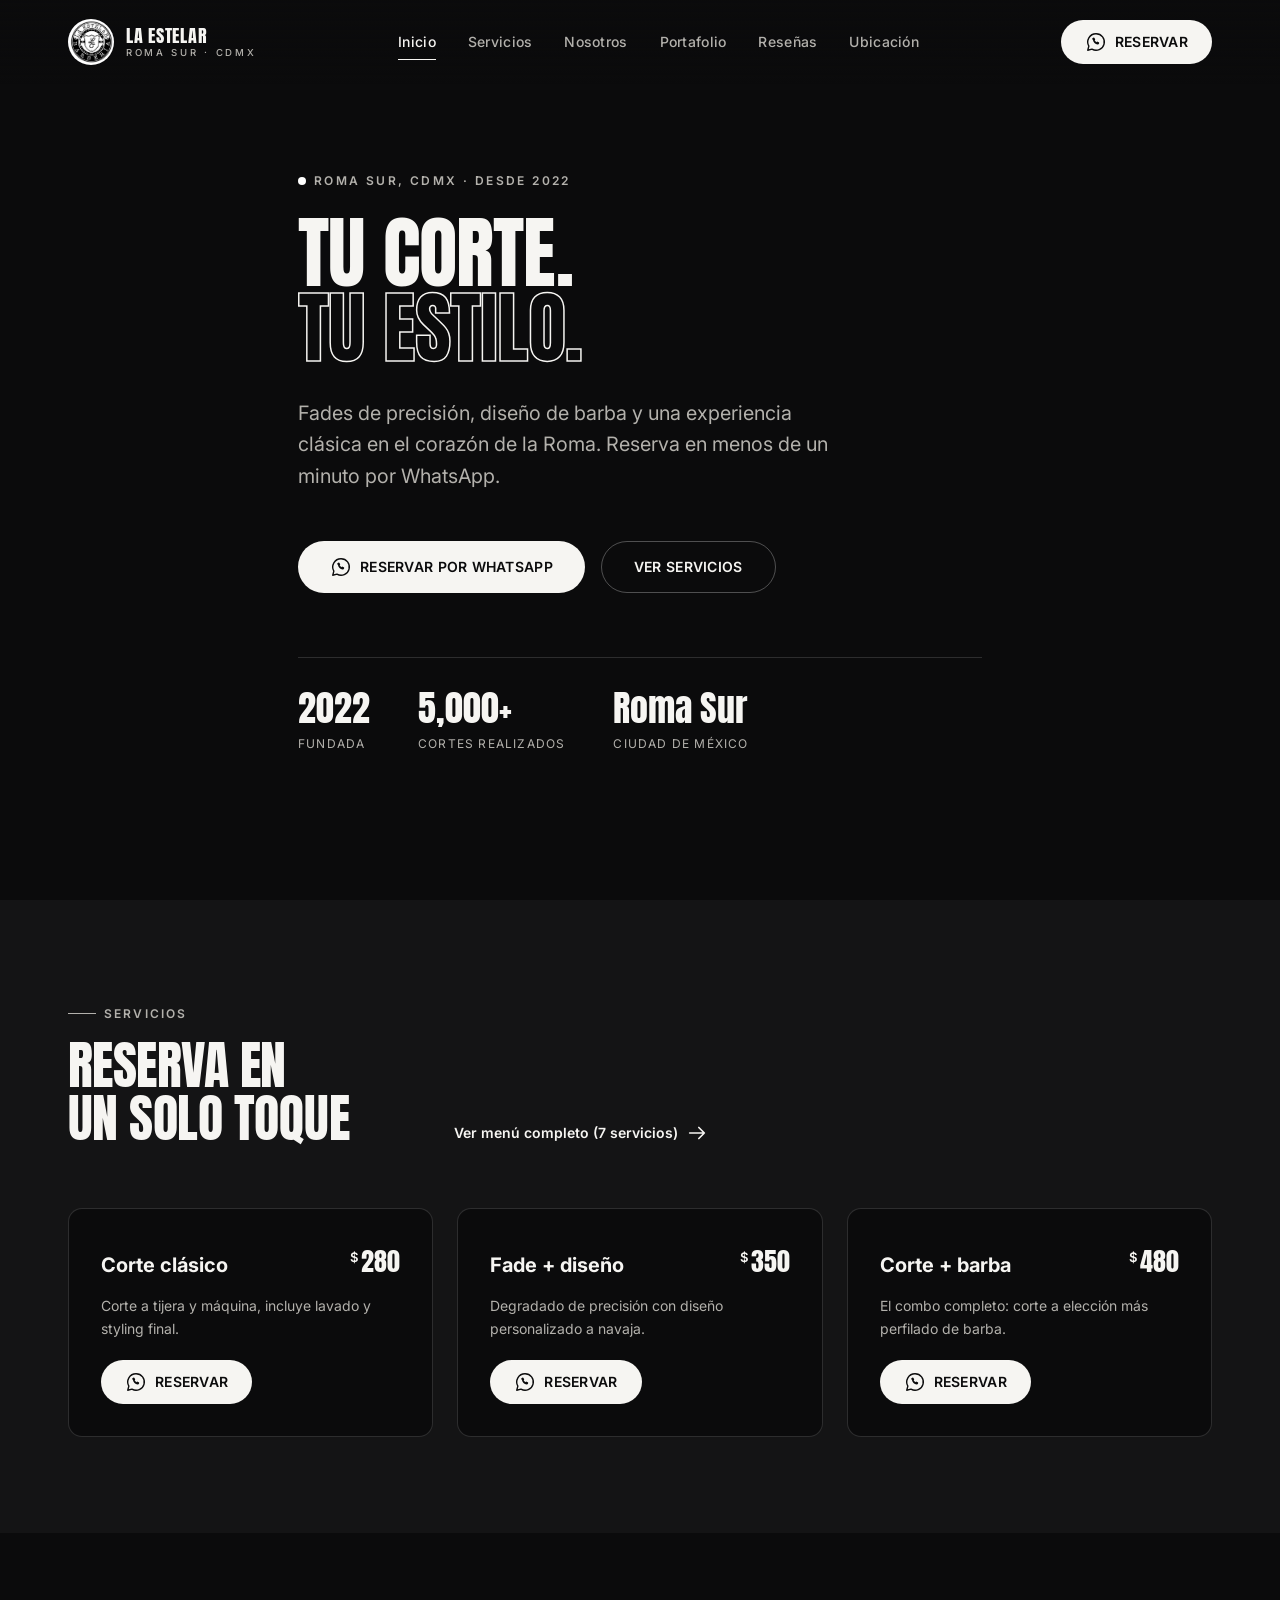
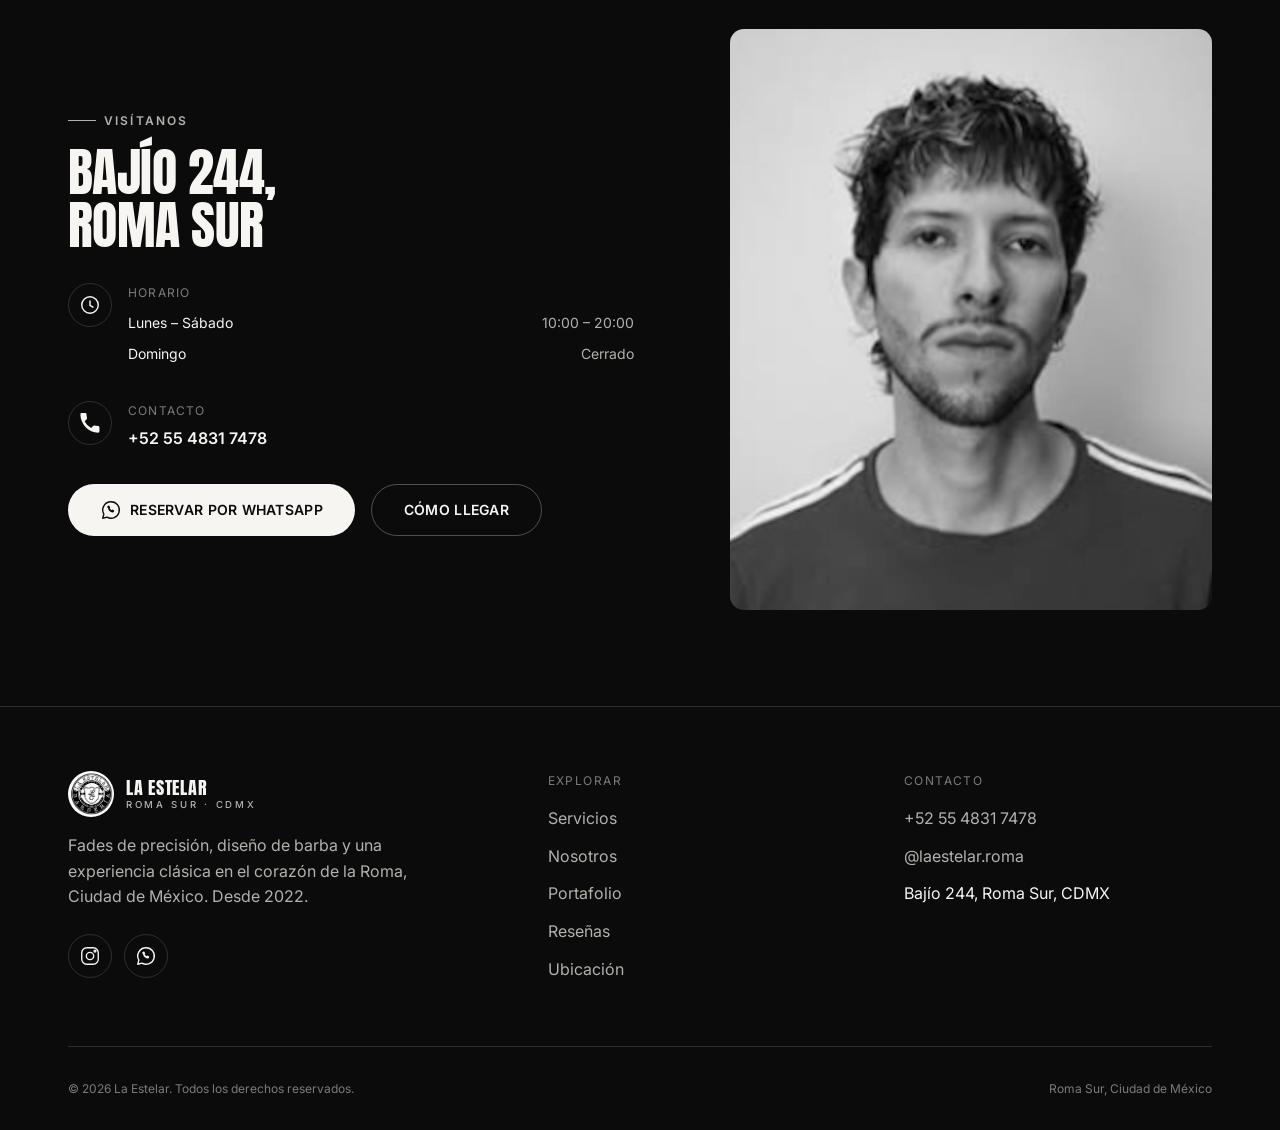
<file: index.html>
<!DOCTYPE html>
<html lang="es-MX">
<head>
<meta charset="UTF-8">
<meta name="viewport" content="width=device-width, initial-scale=1">
<title>La Estelar — Cortes y barba en Roma Sur, CDMX | Reserva por WhatsApp</title>
<meta name="description" content="La Estelar, en Roma Sur, CDMX. Fades de precisión, diseño de barba y afeitado clásico desde 2022. Reserva tu cita por WhatsApp en menos de un minuto.">
<link rel="canonical" href="https://laestelar.mx/">
<link rel="icon" href="./assets/logo.png">
<link rel="preconnect" href="https://fonts.googleapis.com">
<link rel="preconnect" href="https://fonts.gstatic.com" crossorigin>
<link href="https://fonts.googleapis.com/css2?family=Anton&family=Inter:wght@400;500;600;700;800&display=swap" rel="stylesheet">
<link rel="stylesheet" href="./css/style.css">
</head>
<body>

<a class="skip-link" href="#main">Saltar al contenido principal</a>

<!-- Icon sprite -->
<svg xmlns="http://www.w3.org/2000/svg" class="sr-only" aria-hidden="true">
  <symbol id="icon-menu" viewBox="0 0 24 24" fill="none" stroke="currentColor" stroke-width="1.6" stroke-linecap="round"><path d="M3 6h18M3 12h18M3 18h18"/></symbol>
  <symbol id="icon-close" viewBox="0 0 24 24" fill="none" stroke="currentColor" stroke-width="1.6" stroke-linecap="round"><path d="M6 6l12 12M18 6L6 18"/></symbol>
  <symbol id="icon-chevron-left" viewBox="0 0 24 24" fill="none" stroke="currentColor" stroke-width="1.8" stroke-linecap="round" stroke-linejoin="round"><path d="M15 18l-6-6 6-6"/></symbol>
  <symbol id="icon-chevron-right" viewBox="0 0 24 24" fill="none" stroke="currentColor" stroke-width="1.8" stroke-linecap="round" stroke-linejoin="round"><path d="M9 18l6-6-6-6"/></symbol>
  <symbol id="icon-map-pin" viewBox="0 0 24 24" fill="none" stroke="currentColor" stroke-width="1.6" stroke-linecap="round" stroke-linejoin="round"><path d="M12 21s7-7.6 7-12a7 7 0 10-14 0c0 4.4 7 12 7 12z"/><circle cx="12" cy="9" r="2.4"/></symbol>
  <symbol id="icon-clock" viewBox="0 0 24 24" fill="none" stroke="currentColor" stroke-width="1.6" stroke-linecap="round" stroke-linejoin="round"><circle cx="12" cy="12" r="9"/><path d="M12 7.5v5l3.2 1.8"/></symbol>
  <symbol id="icon-phone" viewBox="0 0 24 24" fill="currentColor" stroke="none"><path d="M6.6 10.8a15.9 15.9 0 006.6 6.6l2.2-2.2a1.5 1.5 0 011.5-.35c1.2.35 2.5.55 3.9.55a1.5 1.5 0 011.5 1.5V21a1.5 1.5 0 01-1.5 1.5C10.6 22.5 1.5 13.4 1.5 2.5A1.5 1.5 0 013 1h3.7a1.5 1.5 0 011.5 1.5c0 1.4.2 2.7.55 3.9a1.5 1.5 0 01-.35 1.5l-2.2 2.2z"/></symbol>
  <symbol id="icon-star" viewBox="0 0 24 24" fill="currentColor" stroke="none"><path d="M12 2.5l2.9 6.2 6.6.6-5 4.6 1.5 6.6L12 17l-6 3.5 1.5-6.6-5-4.6 6.6-.6L12 2.5z"/></symbol>
  <symbol id="icon-arrow-right" viewBox="0 0 24 24" fill="none" stroke="currentColor" stroke-width="1.8" stroke-linecap="round" stroke-linejoin="round"><path d="M4 12h16M14 6l6 6-6 6"/></symbol>
  <symbol id="icon-calendar" viewBox="0 0 24 24" fill="none" stroke="currentColor" stroke-width="1.6" stroke-linecap="round" stroke-linejoin="round"><rect x="3" y="5" width="18" height="16" rx="2"/><path d="M16 3v4M8 3v4M3 10h18"/></symbol>
  <symbol id="icon-whatsapp" viewBox="0 0 24 24" fill="none" stroke="currentColor" stroke-width="1.5" stroke-linecap="round" stroke-linejoin="round"><path d="M12 3a9 9 0 00-7.8 13.5L3 21l4.6-1.2A9 9 0 1012 3z"/><path d="M8.6 9.6c.35 2.6 2.55 4.8 5.15 5.15.8.1 1.4-.35 1.6-1.1l.1-.5c.05-.35-.1-.7-.4-.9l-1.3-.6a.9.9 0 00-.85.1l-.4.4a5.6 5.6 0 01-2-2l.4-.4c.2-.2.3-.55.1-.85l-.6-1.3a.9.9 0 00-.9-.4l-.5.1c-.75.2-1.2.8-1.1 1.6z" fill="currentColor" stroke="none"/></symbol>
  <symbol id="icon-instagram" viewBox="0 0 24 24" fill="none" stroke="currentColor" stroke-width="1.5" stroke-linecap="round" stroke-linejoin="round"><rect x="3" y="3" width="18" height="18" rx="5.5"/><circle cx="12" cy="12" r="4"/><circle cx="17.4" cy="6.6" r="1"/></symbol>
</svg>

<!-- ==========================================================================
     Header
     ========================================================================== -->
<header class="header" id="siteHeader">
  <div class="container">
    <a class="brand" href="./">
      <span class="brand__mark"><img src="./assets/logo.png" alt="" width="46" height="46"></span>
      <span class="brand__name">La Estelar<span>Roma Sur · CDMX</span></span>
    </a>

    <nav class="nav" aria-label="Navegación principal">
      <ul class="nav__list" id="navList">
        <li><a class="nav__link is-active" href="./" aria-current="page">Inicio</a></li>
        <li><a class="nav__link" href="./servicios/">Servicios</a></li>
        <li><a class="nav__link" href="./nosotros/">Nosotros</a></li>
        <li><a class="nav__link" href="./portafolio/">Portafolio</a></li>
        <li><a class="nav__link" href="./resenas/">Reseñas</a></li>
        <li><a class="nav__link" href="./ubicacion/">Ubicación</a></li>
      </ul>
    </nav>

    <div class="header__actions">
      <a class="btn btn--primary btn--sm header__cta" href="https://wa.me/525548317478?text=Hola%2C%20quiero%20reservar%20una%20cita%20en%20La%20Estelar" target="_blank" rel="noopener">
        <svg class="icon" width="18" height="18" aria-hidden="true"><use href="#icon-whatsapp"/></svg>
        Reservar
      </a>
      <button class="nav-toggle" id="navToggle" aria-expanded="false" aria-controls="mobileMenu" aria-label="Abrir menú">
        <svg class="icon icon-menu" aria-hidden="true"><use href="#icon-menu"/></svg>
        <svg class="icon icon-close" aria-hidden="true"><use href="#icon-close"/></svg>
      </button>
    </div>
  </div>
</header>

<!-- Mobile menu -->
<div class="mobile-menu" id="mobileMenu">
  <ul class="mobile-menu__list">
    <li><a class="mobile-menu__link is-active" href="./" aria-current="page">Inicio</a></li>
    <li><a class="mobile-menu__link" href="./servicios/">Servicios</a></li>
    <li><a class="mobile-menu__link" href="./nosotros/">Nosotros</a></li>
    <li><a class="mobile-menu__link" href="./portafolio/">Portafolio</a></li>
    <li><a class="mobile-menu__link" href="./resenas/">Reseñas</a></li>
    <li><a class="mobile-menu__link" href="./ubicacion/">Ubicación</a></li>
  </ul>
  <div class="mobile-menu__foot">
    <a href="https://wa.me/525548317478?text=Hola%2C%20quiero%20reservar%20una%20cita%20en%20La%20Estelar" target="_blank" rel="noopener">
      <svg class="icon" width="18" height="18" aria-hidden="true"><use href="#icon-whatsapp"/></svg> +52 55 4831 7478
    </a>
    <span>Bajío 244, Roma Sur, CDMX</span>
  </div>
</div>

<main id="main">

  <!-- Hero -->
  <section class="hero">
    <div class="container hero__content" data-reveal>
      <p class="hero__eyebrow">Roma Sur, CDMX · Desde 2022</p>
      <h1 class="hero__title">TU CORTE.<br><em>TU ESTILO.</em></h1>
      <p class="hero__lead">Fades de precisión, diseño de barba y una experiencia clásica en el corazón de la Roma. Reserva en menos de un minuto por WhatsApp.</p>
      <div class="btn-row">
        <a class="btn btn--primary" href="https://wa.me/525548317478?text=Hola%2C%20quiero%20reservar%20una%20cita%20en%20La%20Estelar" target="_blank" rel="noopener">
          <svg class="icon" width="18" height="18" aria-hidden="true"><use href="#icon-whatsapp"/></svg>
          Reservar por WhatsApp
        </a>
        <a class="btn btn--outline" href="./servicios/">Ver servicios</a>
      </div>

      <div class="hero__stats">
        <div class="stat"><div class="stat__value">2022</div><div class="stat__label">Fundada</div></div>
        <div class="stat"><div class="stat__value">5,000+</div><div class="stat__label">Cortes realizados</div></div>
        <div class="stat"><div class="stat__value">Roma Sur</div><div class="stat__label">Ciudad de México</div></div>
      </div>
    </div>
  </section>

  <!-- Servicios destacados -->
  <section class="section section--alt">
    <div class="container">
      <div class="section-head section-head--row" data-reveal>
        <div>
          <p class="eyebrow">Servicios</p>
          <h2 class="h2">Reserva en<br>un solo toque</h2>
        </div>
        <a class="link-arrow" href="./servicios/">
          Ver menú completo (7 servicios)
          <svg class="icon" width="18" height="18" aria-hidden="true"><use href="#icon-arrow-right"/></svg>
        </a>
      </div>

      <div class="service-cards" data-reveal>
        <article class="service-card">
          <div class="service-card__head">
            <h3 class="service-card__name">Corte clásico</h3>
            <div class="service-card__price"><sup>$</sup>280</div>
          </div>
          <p class="service-card__desc">Corte a tijera y máquina, incluye lavado y styling final.</p>
          <a class="btn btn--primary btn--sm service-card__cta" href="https://wa.me/525548317478?text=Hola%2C%20quiero%20reservar%3A%20Corte%20cl%C3%A1sico%20%28%24280%29.%20%C2%BFQu%C3%A9%20horarios%20tienen%20disponibles%3F" target="_blank" rel="noopener">
            <svg class="icon" width="16" height="16" aria-hidden="true"><use href="#icon-whatsapp"/></svg>
            Reservar
          </a>
        </article>
        <article class="service-card">
          <div class="service-card__head">
            <h3 class="service-card__name">Fade + diseño</h3>
            <div class="service-card__price"><sup>$</sup>350</div>
          </div>
          <p class="service-card__desc">Degradado de precisión con diseño personalizado a navaja.</p>
          <a class="btn btn--primary btn--sm service-card__cta" href="https://wa.me/525548317478?text=Hola%2C%20quiero%20reservar%3A%20Fade%20%2B%20dise%C3%B1o%20%28%24350%29.%20%C2%BFQu%C3%A9%20horarios%20tienen%20disponibles%3F" target="_blank" rel="noopener">
            <svg class="icon" width="16" height="16" aria-hidden="true"><use href="#icon-whatsapp"/></svg>
            Reservar
          </a>
        </article>
        <article class="service-card">
          <div class="service-card__head">
            <h3 class="service-card__name">Corte + barba</h3>
            <div class="service-card__price"><sup>$</sup>480</div>
          </div>
          <p class="service-card__desc">El combo completo: corte a elección más perfilado de barba.</p>
          <a class="btn btn--primary btn--sm service-card__cta" href="https://wa.me/525548317478?text=Hola%2C%20quiero%20reservar%3A%20Corte%20%2B%20barba%20%28%24480%29.%20%C2%BFQu%C3%A9%20horarios%20tienen%20disponibles%3F" target="_blank" rel="noopener">
            <svg class="icon" width="16" height="16" aria-hidden="true"><use href="#icon-whatsapp"/></svg>
            Reservar
          </a>
        </article>
      </div>
    </div>
  </section>

  <!-- Visítanos -->
  <section class="section">
    <div class="container">
      <div class="visit" data-reveal>
        <div class="visit__info">
          <p class="eyebrow">Visítanos</p>
          <h2 class="h2">Bajío 244,<br>Roma Sur</h2>

          <div class="info-list visit__list">
            <div class="info-item">
              <span class="info-item__icon"><svg class="icon" width="20" height="20" aria-hidden="true"><use href="#icon-clock"/></svg></span>
              <div style="width:100%;">
                <div class="info-item__label">Horario</div>
                <table class="hours-table">
                  <tr><td>Lunes – Sábado</td><td>10:00 – 20:00</td></tr>
                  <tr><td>Domingo</td><td>Cerrado</td></tr>
                </table>
              </div>
            </div>
            <div class="info-item">
              <span class="info-item__icon"><svg class="icon" width="20" height="20" aria-hidden="true"><use href="#icon-phone"/></svg></span>
              <div>
                <div class="info-item__label">Contacto</div>
                <a class="info-item__value" href="tel:+525548317478" style="display:block;">+52 55 4831 7478</a>
              </div>
            </div>
          </div>

          <div class="btn-row">
            <a class="btn btn--primary" href="https://wa.me/525548317478?text=Hola%2C%20quiero%20reservar%20una%20cita%20en%20La%20Estelar" target="_blank" rel="noopener">
              <svg class="icon" width="18" height="18" aria-hidden="true"><use href="#icon-whatsapp"/></svg>
              Reservar por WhatsApp
            </a>
            <a class="btn btn--outline" href="./ubicacion/">Cómo llegar</a>
          </div>
        </div>

        <div class="visit__media">
          <img src="./assets/gallery/gallery-05.png" alt="Cliente recién atendido en La Estelar, retrato en blanco y negro." width="416" height="502" loading="lazy">
        </div>
      </div>
    </div>
  </section>

</main>

<!-- ==========================================================================
     Footer
     ========================================================================== -->
<footer class="footer">
  <div class="container">
    <div class="footer__top">
      <div class="footer__brand">
        <a class="brand" href="./">
          <span class="brand__mark"><img src="./assets/logo.png" alt="La Estelar" width="46" height="46"></span>
          <span class="brand__name">La Estelar<span>Roma Sur · CDMX</span></span>
        </a>
        <p>Fades de precisión, diseño de barba y una experiencia clásica en el corazón de la Roma, Ciudad de México. Desde 2022.</p>
        <div class="footer__social">
          <a class="icon-btn" href="https://instagram.com/laestelar.roma" target="_blank" rel="noopener" aria-label="Instagram de La Estelar">
            <svg class="icon" width="18" height="18" aria-hidden="true"><use href="#icon-instagram"/></svg>
          </a>
          <a class="icon-btn" href="https://wa.me/525548317478" target="_blank" rel="noopener" aria-label="WhatsApp de La Estelar">
            <svg class="icon" width="18" height="18" aria-hidden="true"><use href="#icon-whatsapp"/></svg>
          </a>
        </div>
      </div>

      <div>
        <div class="footer__heading">Explorar</div>
        <ul class="footer__list">
          <li><a href="./servicios/">Servicios</a></li>
          <li><a href="./nosotros/">Nosotros</a></li>
          <li><a href="./portafolio/">Portafolio</a></li>
          <li><a href="./resenas/">Reseñas</a></li>
          <li><a href="./ubicacion/">Ubicación</a></li>
        </ul>
      </div>

      <div>
        <div class="footer__heading">Contacto</div>
        <ul class="footer__list">
          <li><a href="tel:+525548317478">+52 55 4831 7478</a></li>
          <li><a href="https://instagram.com/laestelar.roma" target="_blank" rel="noopener">@laestelar.roma</a></li>
          <li>Bajío 244, Roma Sur, CDMX</li>
        </ul>
      </div>
    </div>

    <div class="footer__bottom">
      <span>© 2026 La Estelar. Todos los derechos reservados.</span>
      <span>Roma Sur, Ciudad de México</span>
    </div>
  </div>
</footer>


<!-- Sticky booking bar (mobile) -->
<div class="booking-bar">
  <a class="btn btn--primary booking-bar__cta" href="https://wa.me/525548317478?text=Hola%2C%20quiero%20reservar%20una%20cita%20en%20La%20Estelar" target="_blank" rel="noopener">
    <svg class="icon" width="18" height="18" aria-hidden="true"><use href="#icon-whatsapp"/></svg>
    Reservar por WhatsApp
  </a>
  <a class="icon-btn booking-bar__call" href="tel:+525548317478" aria-label="Llamar a La Estelar">
    <svg class="icon" width="18" height="18" aria-hidden="true"><use href="#icon-phone"/></svg>
  </a>
</div>

<script src="./js/main.js"></script>
</body>
</html>
</file>
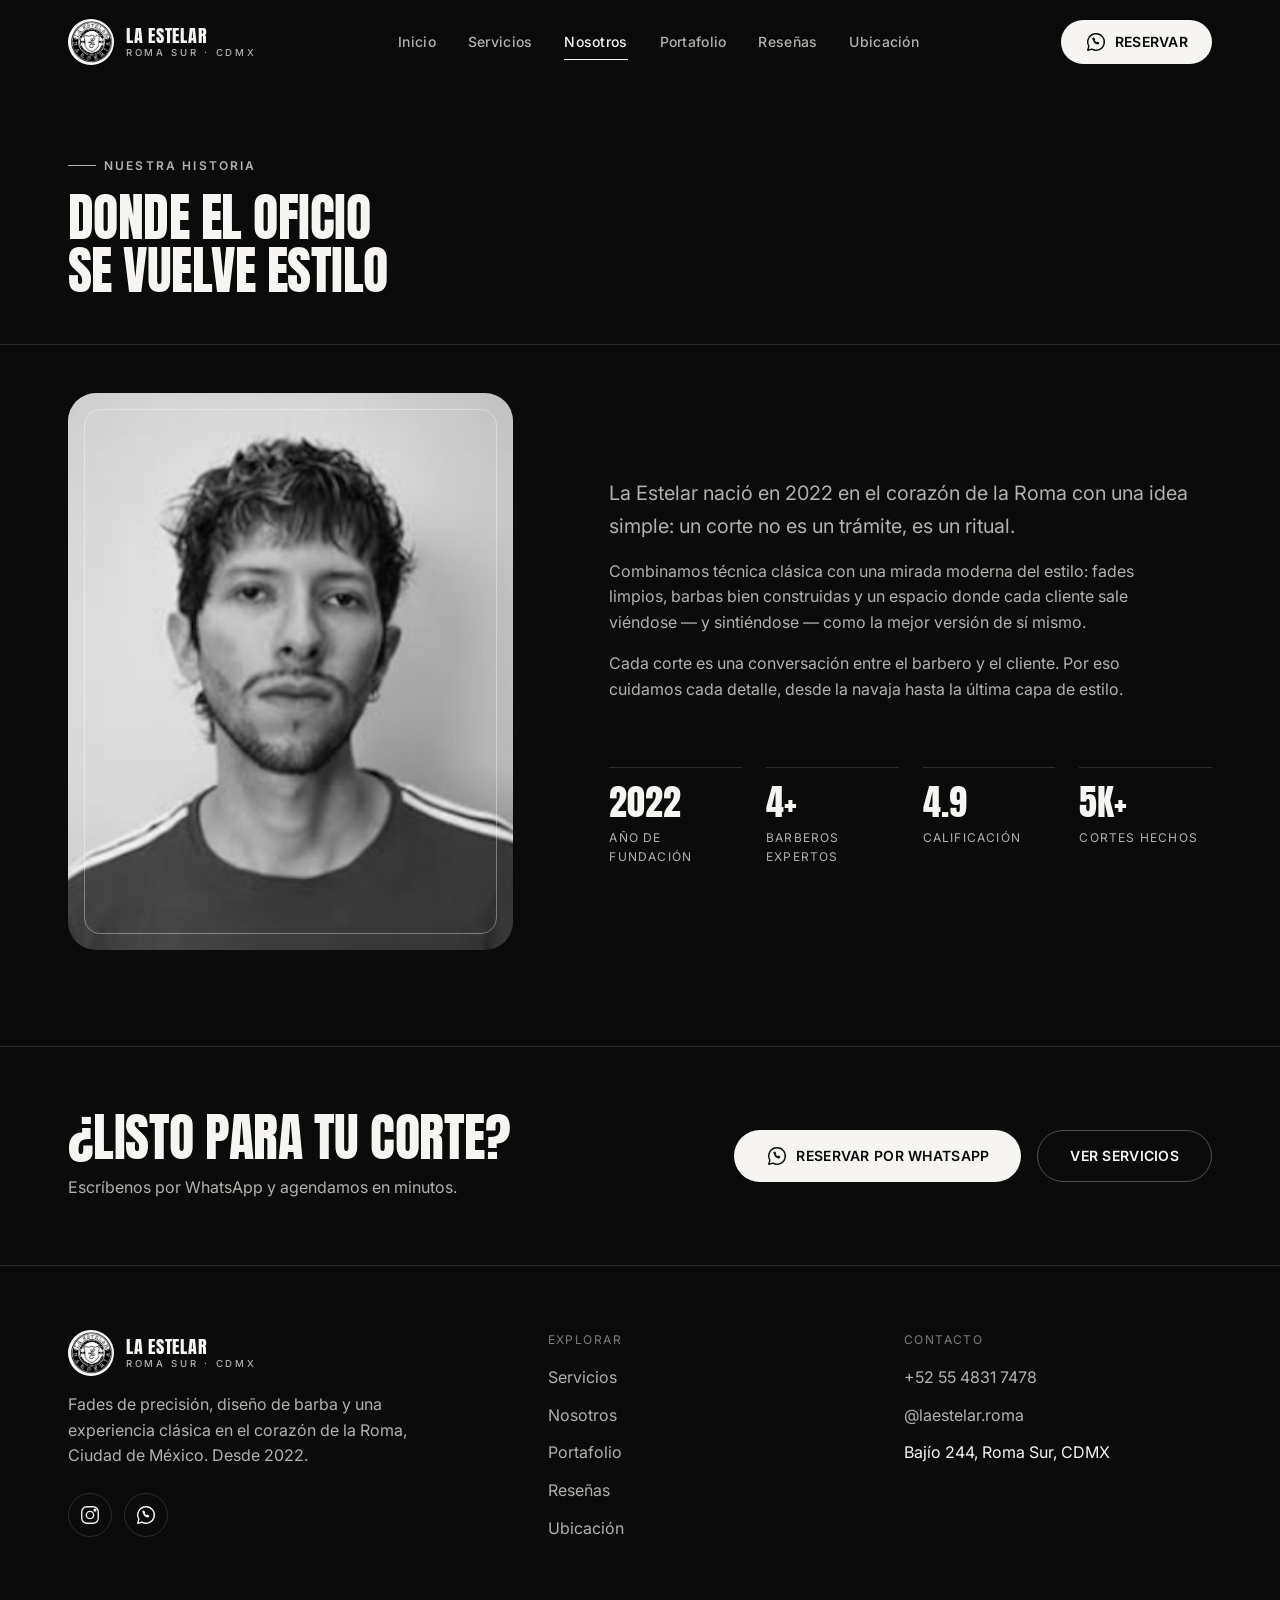
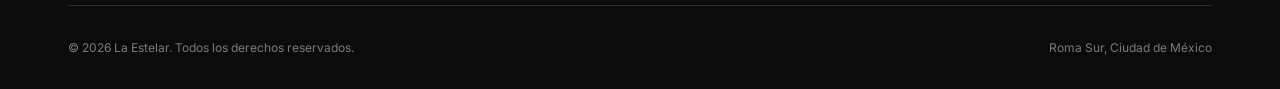
<file: nosotros/index.html>
<!DOCTYPE html>
<html lang="es-MX">
<head>
<meta charset="UTF-8">
<meta name="viewport" content="width=device-width, initial-scale=1">
<title>Nosotros — La Estelar | Roma Sur, CDMX</title>
<meta name="description" content="Conoce La Estelar: fundada en 2022 en Roma Sur, CDMX. Técnica clásica, mirada moderna y más de 5,000 cortes realizados.">
<link rel="canonical" href="https://laestelar.mx/nosotros/">
<link rel="icon" href="../assets/logo.png">
<link rel="preconnect" href="https://fonts.googleapis.com">
<link rel="preconnect" href="https://fonts.gstatic.com" crossorigin>
<link href="https://fonts.googleapis.com/css2?family=Anton&family=Inter:wght@400;500;600;700;800&display=swap" rel="stylesheet">
<link rel="stylesheet" href="../css/style.css">
</head>
<body>

<a class="skip-link" href="#main">Saltar al contenido principal</a>

<!-- Icon sprite -->
<svg xmlns="http://www.w3.org/2000/svg" class="sr-only" aria-hidden="true">
  <symbol id="icon-menu" viewBox="0 0 24 24" fill="none" stroke="currentColor" stroke-width="1.6" stroke-linecap="round"><path d="M3 6h18M3 12h18M3 18h18"/></symbol>
  <symbol id="icon-close" viewBox="0 0 24 24" fill="none" stroke="currentColor" stroke-width="1.6" stroke-linecap="round"><path d="M6 6l12 12M18 6L6 18"/></symbol>
  <symbol id="icon-chevron-left" viewBox="0 0 24 24" fill="none" stroke="currentColor" stroke-width="1.8" stroke-linecap="round" stroke-linejoin="round"><path d="M15 18l-6-6 6-6"/></symbol>
  <symbol id="icon-chevron-right" viewBox="0 0 24 24" fill="none" stroke="currentColor" stroke-width="1.8" stroke-linecap="round" stroke-linejoin="round"><path d="M9 18l6-6-6-6"/></symbol>
  <symbol id="icon-map-pin" viewBox="0 0 24 24" fill="none" stroke="currentColor" stroke-width="1.6" stroke-linecap="round" stroke-linejoin="round"><path d="M12 21s7-7.6 7-12a7 7 0 10-14 0c0 4.4 7 12 7 12z"/><circle cx="12" cy="9" r="2.4"/></symbol>
  <symbol id="icon-clock" viewBox="0 0 24 24" fill="none" stroke="currentColor" stroke-width="1.6" stroke-linecap="round" stroke-linejoin="round"><circle cx="12" cy="12" r="9"/><path d="M12 7.5v5l3.2 1.8"/></symbol>
  <symbol id="icon-phone" viewBox="0 0 24 24" fill="currentColor" stroke="none"><path d="M6.6 10.8a15.9 15.9 0 006.6 6.6l2.2-2.2a1.5 1.5 0 011.5-.35c1.2.35 2.5.55 3.9.55a1.5 1.5 0 011.5 1.5V21a1.5 1.5 0 01-1.5 1.5C10.6 22.5 1.5 13.4 1.5 2.5A1.5 1.5 0 013 1h3.7a1.5 1.5 0 011.5 1.5c0 1.4.2 2.7.55 3.9a1.5 1.5 0 01-.35 1.5l-2.2 2.2z"/></symbol>
  <symbol id="icon-star" viewBox="0 0 24 24" fill="currentColor" stroke="none"><path d="M12 2.5l2.9 6.2 6.6.6-5 4.6 1.5 6.6L12 17l-6 3.5 1.5-6.6-5-4.6 6.6-.6L12 2.5z"/></symbol>
  <symbol id="icon-arrow-right" viewBox="0 0 24 24" fill="none" stroke="currentColor" stroke-width="1.8" stroke-linecap="round" stroke-linejoin="round"><path d="M4 12h16M14 6l6 6-6 6"/></symbol>
  <symbol id="icon-calendar" viewBox="0 0 24 24" fill="none" stroke="currentColor" stroke-width="1.6" stroke-linecap="round" stroke-linejoin="round"><rect x="3" y="5" width="18" height="16" rx="2"/><path d="M16 3v4M8 3v4M3 10h18"/></symbol>
  <symbol id="icon-whatsapp" viewBox="0 0 24 24" fill="none" stroke="currentColor" stroke-width="1.5" stroke-linecap="round" stroke-linejoin="round"><path d="M12 3a9 9 0 00-7.8 13.5L3 21l4.6-1.2A9 9 0 1012 3z"/><path d="M8.6 9.6c.35 2.6 2.55 4.8 5.15 5.15.8.1 1.4-.35 1.6-1.1l.1-.5c.05-.35-.1-.7-.4-.9l-1.3-.6a.9.9 0 00-.85.1l-.4.4a5.6 5.6 0 01-2-2l.4-.4c.2-.2.3-.55.1-.85l-.6-1.3a.9.9 0 00-.9-.4l-.5.1c-.75.2-1.2.8-1.1 1.6z" fill="currentColor" stroke="none"/></symbol>
  <symbol id="icon-instagram" viewBox="0 0 24 24" fill="none" stroke="currentColor" stroke-width="1.5" stroke-linecap="round" stroke-linejoin="round"><rect x="3" y="3" width="18" height="18" rx="5.5"/><circle cx="12" cy="12" r="4"/><circle cx="17.4" cy="6.6" r="1"/></symbol>
</svg>

<!-- ==========================================================================
     Header
     ========================================================================== -->
<header class="header" id="siteHeader">
  <div class="container">
    <a class="brand" href="../">
      <span class="brand__mark"><img src="../assets/logo.png" alt="" width="46" height="46"></span>
      <span class="brand__name">La Estelar<span>Roma Sur · CDMX</span></span>
    </a>

    <nav class="nav" aria-label="Navegación principal">
      <ul class="nav__list" id="navList">
        <li><a class="nav__link" href="../">Inicio</a></li>
        <li><a class="nav__link" href="../servicios/">Servicios</a></li>
        <li><a class="nav__link is-active" href="../nosotros/" aria-current="page">Nosotros</a></li>
        <li><a class="nav__link" href="../portafolio/">Portafolio</a></li>
        <li><a class="nav__link" href="../resenas/">Reseñas</a></li>
        <li><a class="nav__link" href="../ubicacion/">Ubicación</a></li>
      </ul>
    </nav>

    <div class="header__actions">
      <a class="btn btn--primary btn--sm header__cta" href="https://wa.me/525548317478?text=Hola%2C%20quiero%20reservar%20una%20cita%20en%20La%20Estelar" target="_blank" rel="noopener">
        <svg class="icon" width="18" height="18" aria-hidden="true"><use href="#icon-whatsapp"/></svg>
        Reservar
      </a>
      <button class="nav-toggle" id="navToggle" aria-expanded="false" aria-controls="mobileMenu" aria-label="Abrir menú">
        <svg class="icon icon-menu" aria-hidden="true"><use href="#icon-menu"/></svg>
        <svg class="icon icon-close" aria-hidden="true"><use href="#icon-close"/></svg>
      </button>
    </div>
  </div>
</header>

<!-- Mobile menu -->
<div class="mobile-menu" id="mobileMenu">
  <ul class="mobile-menu__list">
    <li><a class="mobile-menu__link" href="../">Inicio</a></li>
    <li><a class="mobile-menu__link" href="../servicios/">Servicios</a></li>
    <li><a class="mobile-menu__link is-active" href="../nosotros/" aria-current="page">Nosotros</a></li>
    <li><a class="mobile-menu__link" href="../portafolio/">Portafolio</a></li>
    <li><a class="mobile-menu__link" href="../resenas/">Reseñas</a></li>
    <li><a class="mobile-menu__link" href="../ubicacion/">Ubicación</a></li>
  </ul>
  <div class="mobile-menu__foot">
    <a href="https://wa.me/525548317478?text=Hola%2C%20quiero%20reservar%20una%20cita%20en%20La%20Estelar" target="_blank" rel="noopener">
      <svg class="icon" width="18" height="18" aria-hidden="true"><use href="#icon-whatsapp"/></svg> +52 55 4831 7478
    </a>
    <span>Bajío 244, Roma Sur, CDMX</span>
  </div>
</div>

<main id="main">

  <section class="page-hero">
    <div class="container" data-reveal>
      <p class="eyebrow">Nuestra historia</p>
      <h1 class="page-hero__title">Donde el oficio<br>se vuelve estilo</h1>
    </div>
  </section>

  <section class="section">
    <div class="container about__grid">
      <div class="about__media" data-reveal>
        <img src="../assets/gallery/gallery-05.png" alt="Cliente recién atendido en La Estelar, retrato en blanco y negro." width="416" height="502" loading="lazy">
        <div class="about__media-frame" aria-hidden="true"></div>
      </div>

      <div class="about__body" data-reveal>
        <p class="lead">La Estelar nació en 2022 en el corazón de la Roma con una idea simple: un corte no es un trámite, es un ritual.</p>
        <p>Combinamos técnica clásica con una mirada moderna del estilo: fades limpios, barbas bien construidas y un espacio donde cada cliente sale viéndose — y sintiéndose — como la mejor versión de sí mismo.</p>
        <p>Cada corte es una conversación entre el barbero y el cliente. Por eso cuidamos cada detalle, desde la navaja hasta la última capa de estilo.</p>

        <div class="about__stats">
          <div class="stat"><div class="stat__value">2022</div><div class="stat__label">Año de fundación</div></div>
          <div class="stat"><div class="stat__value">4+</div><div class="stat__label">Barberos expertos</div></div>
          <div class="stat"><div class="stat__value">4.9</div><div class="stat__label">Calificación</div></div>
          <div class="stat"><div class="stat__value">5K+</div><div class="stat__label">Cortes hechos</div></div>
        </div>
      </div>
    </div>
  </section>

  <section class="cta-band">
    <div class="container cta-band__inner" data-reveal>
      <div>
        <h2 class="h2">¿Listo para tu corte?</h2>
        <p class="fg-muted cta-band__text">Escríbenos por WhatsApp y agendamos en minutos.</p>
      </div>
      <div class="btn-row">
        <a class="btn btn--primary" href="https://wa.me/525548317478?text=Hola%2C%20quiero%20reservar%20una%20cita%20en%20La%20Estelar" target="_blank" rel="noopener">
          <svg class="icon" width="18" height="18" aria-hidden="true"><use href="#icon-whatsapp"/></svg>
          Reservar por WhatsApp
        </a>
        <a class="btn btn--outline" href="../servicios/">Ver servicios</a>
      </div>
    </div>
  </section>

</main>

<!-- ==========================================================================
     Footer
     ========================================================================== -->
<footer class="footer">
  <div class="container">
    <div class="footer__top">
      <div class="footer__brand">
        <a class="brand" href="../">
          <span class="brand__mark"><img src="../assets/logo.png" alt="La Estelar" width="46" height="46"></span>
          <span class="brand__name">La Estelar<span>Roma Sur · CDMX</span></span>
        </a>
        <p>Fades de precisión, diseño de barba y una experiencia clásica en el corazón de la Roma, Ciudad de México. Desde 2022.</p>
        <div class="footer__social">
          <a class="icon-btn" href="https://instagram.com/laestelar.roma" target="_blank" rel="noopener" aria-label="Instagram de La Estelar">
            <svg class="icon" width="18" height="18" aria-hidden="true"><use href="#icon-instagram"/></svg>
          </a>
          <a class="icon-btn" href="https://wa.me/525548317478" target="_blank" rel="noopener" aria-label="WhatsApp de La Estelar">
            <svg class="icon" width="18" height="18" aria-hidden="true"><use href="#icon-whatsapp"/></svg>
          </a>
        </div>
      </div>

      <div>
        <div class="footer__heading">Explorar</div>
        <ul class="footer__list">
          <li><a href="../servicios/">Servicios</a></li>
          <li><a href="../nosotros/">Nosotros</a></li>
          <li><a href="../portafolio/">Portafolio</a></li>
          <li><a href="../resenas/">Reseñas</a></li>
          <li><a href="../ubicacion/">Ubicación</a></li>
        </ul>
      </div>

      <div>
        <div class="footer__heading">Contacto</div>
        <ul class="footer__list">
          <li><a href="tel:+525548317478">+52 55 4831 7478</a></li>
          <li><a href="https://instagram.com/laestelar.roma" target="_blank" rel="noopener">@laestelar.roma</a></li>
          <li>Bajío 244, Roma Sur, CDMX</li>
        </ul>
      </div>
    </div>

    <div class="footer__bottom">
      <span>© 2026 La Estelar. Todos los derechos reservados.</span>
      <span>Roma Sur, Ciudad de México</span>
    </div>
  </div>
</footer>


<!-- Sticky booking bar (mobile) -->
<div class="booking-bar">
  <a class="btn btn--primary booking-bar__cta" href="https://wa.me/525548317478?text=Hola%2C%20quiero%20reservar%20una%20cita%20en%20La%20Estelar" target="_blank" rel="noopener">
    <svg class="icon" width="18" height="18" aria-hidden="true"><use href="#icon-whatsapp"/></svg>
    Reservar por WhatsApp
  </a>
  <a class="icon-btn booking-bar__call" href="tel:+525548317478" aria-label="Llamar a La Estelar">
    <svg class="icon" width="18" height="18" aria-hidden="true"><use href="#icon-phone"/></svg>
  </a>
</div>

<script src="../js/main.js"></script>
</body>
</html>
</file>
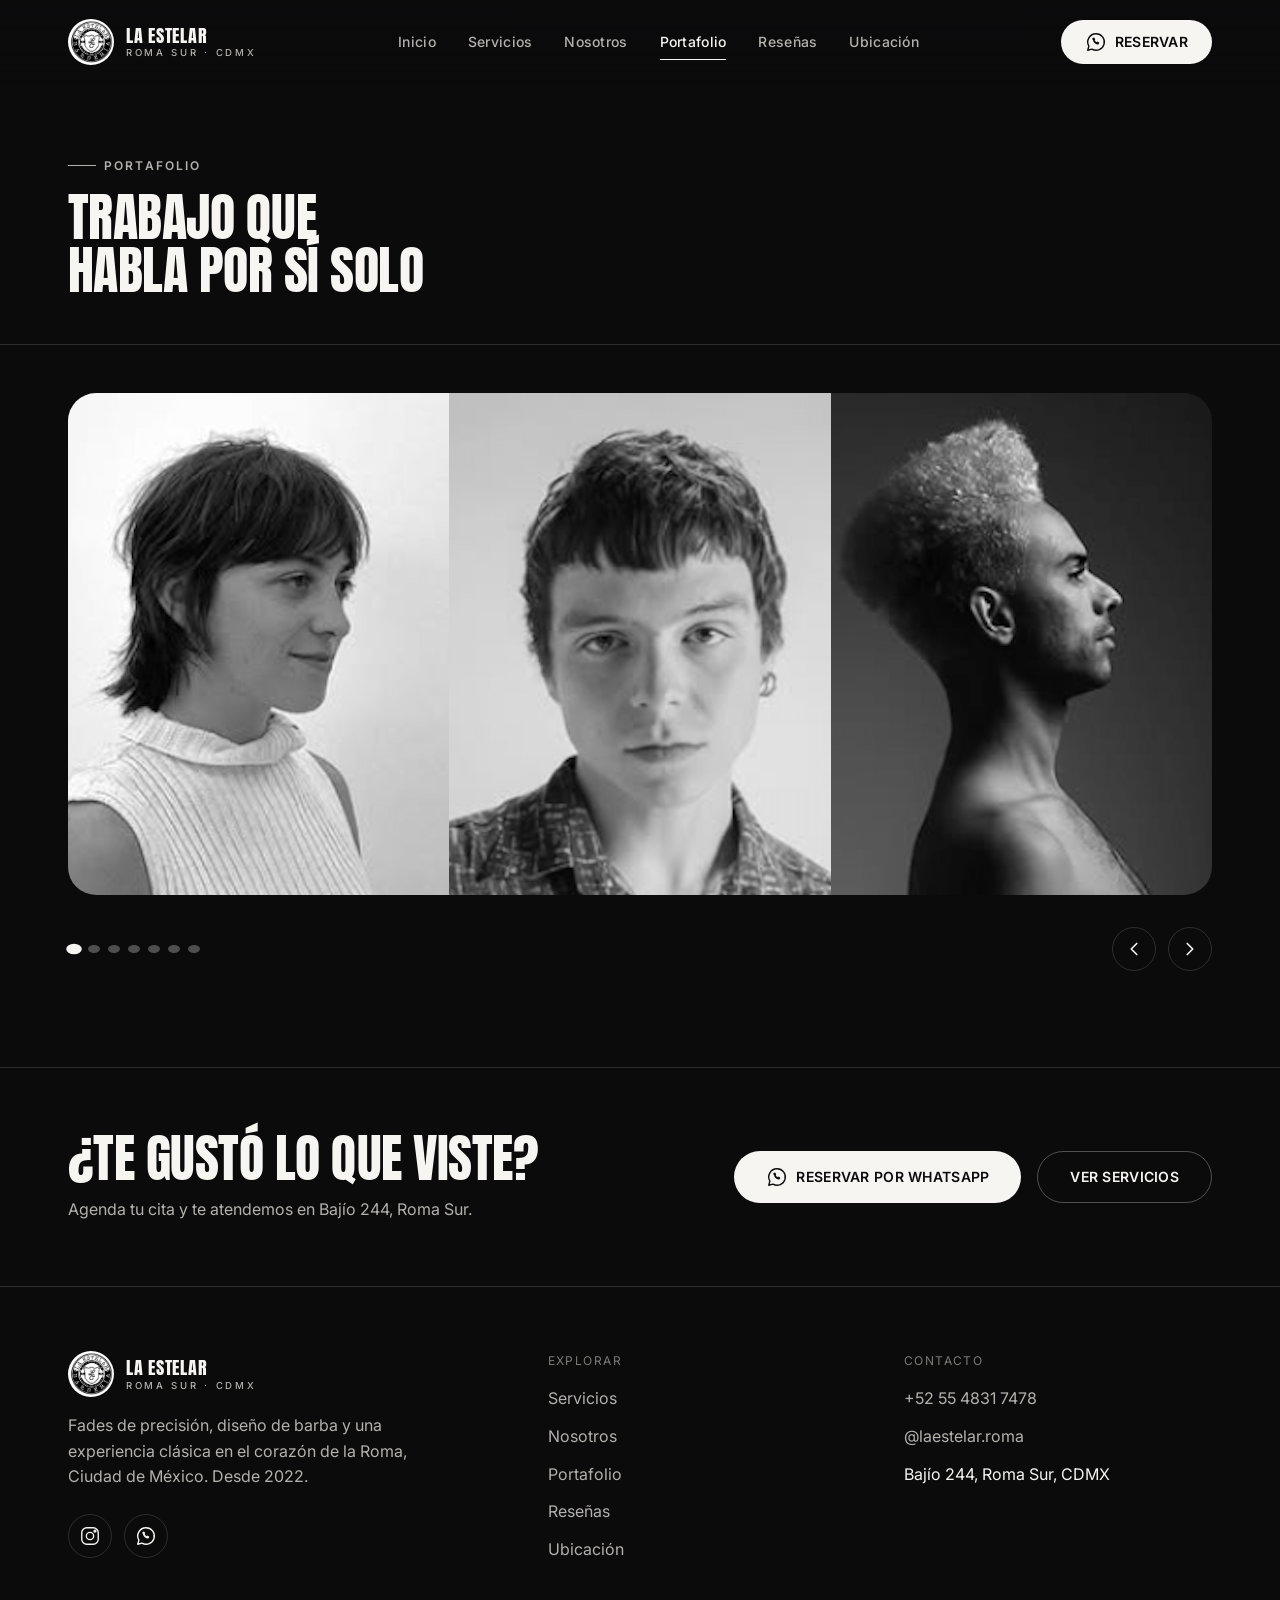
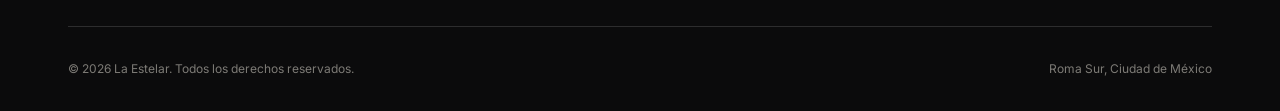
<file: portafolio/index.html>
<!DOCTYPE html>
<html lang="es-MX">
<head>
<meta charset="UTF-8">
<meta name="viewport" content="width=device-width, initial-scale=1">
<title>Portafolio — La Estelar | Cortes y fades en Roma Sur</title>
<meta name="description" content="Galería de cortes, fades y diseños de barba realizados en La Estelar, Roma Sur, CDMX.">
<link rel="canonical" href="https://laestelar.mx/portafolio/">
<link rel="icon" href="../assets/logo.png">
<link rel="preconnect" href="https://fonts.googleapis.com">
<link rel="preconnect" href="https://fonts.gstatic.com" crossorigin>
<link href="https://fonts.googleapis.com/css2?family=Anton&family=Inter:wght@400;500;600;700;800&display=swap" rel="stylesheet">
<link rel="stylesheet" href="../css/style.css">
</head>
<body>

<a class="skip-link" href="#main">Saltar al contenido principal</a>

<!-- Icon sprite -->
<svg xmlns="http://www.w3.org/2000/svg" class="sr-only" aria-hidden="true">
  <symbol id="icon-menu" viewBox="0 0 24 24" fill="none" stroke="currentColor" stroke-width="1.6" stroke-linecap="round"><path d="M3 6h18M3 12h18M3 18h18"/></symbol>
  <symbol id="icon-close" viewBox="0 0 24 24" fill="none" stroke="currentColor" stroke-width="1.6" stroke-linecap="round"><path d="M6 6l12 12M18 6L6 18"/></symbol>
  <symbol id="icon-chevron-left" viewBox="0 0 24 24" fill="none" stroke="currentColor" stroke-width="1.8" stroke-linecap="round" stroke-linejoin="round"><path d="M15 18l-6-6 6-6"/></symbol>
  <symbol id="icon-chevron-right" viewBox="0 0 24 24" fill="none" stroke="currentColor" stroke-width="1.8" stroke-linecap="round" stroke-linejoin="round"><path d="M9 18l6-6-6-6"/></symbol>
  <symbol id="icon-map-pin" viewBox="0 0 24 24" fill="none" stroke="currentColor" stroke-width="1.6" stroke-linecap="round" stroke-linejoin="round"><path d="M12 21s7-7.6 7-12a7 7 0 10-14 0c0 4.4 7 12 7 12z"/><circle cx="12" cy="9" r="2.4"/></symbol>
  <symbol id="icon-clock" viewBox="0 0 24 24" fill="none" stroke="currentColor" stroke-width="1.6" stroke-linecap="round" stroke-linejoin="round"><circle cx="12" cy="12" r="9"/><path d="M12 7.5v5l3.2 1.8"/></symbol>
  <symbol id="icon-phone" viewBox="0 0 24 24" fill="currentColor" stroke="none"><path d="M6.6 10.8a15.9 15.9 0 006.6 6.6l2.2-2.2a1.5 1.5 0 011.5-.35c1.2.35 2.5.55 3.9.55a1.5 1.5 0 011.5 1.5V21a1.5 1.5 0 01-1.5 1.5C10.6 22.5 1.5 13.4 1.5 2.5A1.5 1.5 0 013 1h3.7a1.5 1.5 0 011.5 1.5c0 1.4.2 2.7.55 3.9a1.5 1.5 0 01-.35 1.5l-2.2 2.2z"/></symbol>
  <symbol id="icon-star" viewBox="0 0 24 24" fill="currentColor" stroke="none"><path d="M12 2.5l2.9 6.2 6.6.6-5 4.6 1.5 6.6L12 17l-6 3.5 1.5-6.6-5-4.6 6.6-.6L12 2.5z"/></symbol>
  <symbol id="icon-arrow-right" viewBox="0 0 24 24" fill="none" stroke="currentColor" stroke-width="1.8" stroke-linecap="round" stroke-linejoin="round"><path d="M4 12h16M14 6l6 6-6 6"/></symbol>
  <symbol id="icon-calendar" viewBox="0 0 24 24" fill="none" stroke="currentColor" stroke-width="1.6" stroke-linecap="round" stroke-linejoin="round"><rect x="3" y="5" width="18" height="16" rx="2"/><path d="M16 3v4M8 3v4M3 10h18"/></symbol>
  <symbol id="icon-whatsapp" viewBox="0 0 24 24" fill="none" stroke="currentColor" stroke-width="1.5" stroke-linecap="round" stroke-linejoin="round"><path d="M12 3a9 9 0 00-7.8 13.5L3 21l4.6-1.2A9 9 0 1012 3z"/><path d="M8.6 9.6c.35 2.6 2.55 4.8 5.15 5.15.8.1 1.4-.35 1.6-1.1l.1-.5c.05-.35-.1-.7-.4-.9l-1.3-.6a.9.9 0 00-.85.1l-.4.4a5.6 5.6 0 01-2-2l.4-.4c.2-.2.3-.55.1-.85l-.6-1.3a.9.9 0 00-.9-.4l-.5.1c-.75.2-1.2.8-1.1 1.6z" fill="currentColor" stroke="none"/></symbol>
  <symbol id="icon-instagram" viewBox="0 0 24 24" fill="none" stroke="currentColor" stroke-width="1.5" stroke-linecap="round" stroke-linejoin="round"><rect x="3" y="3" width="18" height="18" rx="5.5"/><circle cx="12" cy="12" r="4"/><circle cx="17.4" cy="6.6" r="1"/></symbol>
</svg>

<!-- ==========================================================================
     Header
     ========================================================================== -->
<header class="header" id="siteHeader">
  <div class="container">
    <a class="brand" href="../">
      <span class="brand__mark"><img src="../assets/logo.png" alt="" width="46" height="46"></span>
      <span class="brand__name">La Estelar<span>Roma Sur · CDMX</span></span>
    </a>

    <nav class="nav" aria-label="Navegación principal">
      <ul class="nav__list" id="navList">
        <li><a class="nav__link" href="../">Inicio</a></li>
        <li><a class="nav__link" href="../servicios/">Servicios</a></li>
        <li><a class="nav__link" href="../nosotros/">Nosotros</a></li>
        <li><a class="nav__link is-active" href="../portafolio/" aria-current="page">Portafolio</a></li>
        <li><a class="nav__link" href="../resenas/">Reseñas</a></li>
        <li><a class="nav__link" href="../ubicacion/">Ubicación</a></li>
      </ul>
    </nav>

    <div class="header__actions">
      <a class="btn btn--primary btn--sm header__cta" href="https://wa.me/525548317478?text=Hola%2C%20quiero%20reservar%20una%20cita%20en%20La%20Estelar" target="_blank" rel="noopener">
        <svg class="icon" width="18" height="18" aria-hidden="true"><use href="#icon-whatsapp"/></svg>
        Reservar
      </a>
      <button class="nav-toggle" id="navToggle" aria-expanded="false" aria-controls="mobileMenu" aria-label="Abrir menú">
        <svg class="icon icon-menu" aria-hidden="true"><use href="#icon-menu"/></svg>
        <svg class="icon icon-close" aria-hidden="true"><use href="#icon-close"/></svg>
      </button>
    </div>
  </div>
</header>

<!-- Mobile menu -->
<div class="mobile-menu" id="mobileMenu">
  <ul class="mobile-menu__list">
    <li><a class="mobile-menu__link" href="../">Inicio</a></li>
    <li><a class="mobile-menu__link" href="../servicios/">Servicios</a></li>
    <li><a class="mobile-menu__link" href="../nosotros/">Nosotros</a></li>
    <li><a class="mobile-menu__link is-active" href="../portafolio/" aria-current="page">Portafolio</a></li>
    <li><a class="mobile-menu__link" href="../resenas/">Reseñas</a></li>
    <li><a class="mobile-menu__link" href="../ubicacion/">Ubicación</a></li>
  </ul>
  <div class="mobile-menu__foot">
    <a href="https://wa.me/525548317478?text=Hola%2C%20quiero%20reservar%20una%20cita%20en%20La%20Estelar" target="_blank" rel="noopener">
      <svg class="icon" width="18" height="18" aria-hidden="true"><use href="#icon-whatsapp"/></svg> +52 55 4831 7478
    </a>
    <span>Bajío 244, Roma Sur, CDMX</span>
  </div>
</div>

<main id="main">

  <section class="page-hero">
    <div class="container" data-reveal>
      <p class="eyebrow">Portafolio</p>
      <h1 class="page-hero__title">Trabajo que<br>habla por sí solo</h1>
    </div>
  </section>

  <section class="section">
    <div class="container">
      <div class="carousel" data-reveal
           role="region"
           aria-roledescription="carrusel"
           aria-label="Galería de cortes de La Estelar">
        <div class="carousel__viewport">
          <div class="carousel__track" id="carouselTrack">
            <div class="carousel__slide"><img src="../assets/gallery/gallery-01.png" alt="Corte de cabello estilo shag, perfil, La Estelar." width="416" height="502" loading="lazy"></div>
            <div class="carousel__slide"><img src="../assets/gallery/gallery-02.png" alt="Corte de cabello con flequillo recto, La Estelar." width="416" height="502" loading="lazy"></div>
            <div class="carousel__slide"><img src="../assets/gallery/gallery-03.png" alt="Corte texturizado con diseño, vista de perfil, La Estelar." width="416" height="502" loading="lazy"></div>
            <div class="carousel__slide"><img src="../assets/gallery/gallery-04.png" alt="Corte de cabello rizado, La Estelar." width="416" height="502" loading="lazy"></div>
            <div class="carousel__slide"><img src="../assets/gallery/gallery-05.png" alt="Corte clásico con bigote, La Estelar." width="416" height="502" loading="lazy"></div>
            <div class="carousel__slide"><img src="../assets/gallery/gallery-06.png" alt="Diseño creativo de cabello, vista posterior, La Estelar." width="416" height="502" loading="lazy"></div>
            <div class="carousel__slide"><img src="../assets/gallery/gallery-07.png" alt="Undercut con diseño, vista posterior, La Estelar." width="360" height="502" loading="lazy"></div>
            <div class="carousel__slide"><img src="../assets/gallery/gallery-08.png" alt="Corte largo texturizado, vista de perfil, La Estelar." width="360" height="502" loading="lazy"></div>
            <div class="carousel__slide"><img src="../assets/gallery/gallery-09.png" alt="Corte shag corto, La Estelar." width="360" height="502" loading="lazy"></div>
          </div>
        </div>

        <div class="carousel__controls">
          <div class="carousel__dots" id="carouselDots" role="tablist" aria-label="Seleccionar foto"></div>
          <div class="carousel__buttons">
            <button class="icon-btn" id="carouselPrev" aria-label="Foto anterior">
              <svg class="icon" width="18" height="18" aria-hidden="true"><use href="#icon-chevron-left"/></svg>
            </button>
            <button class="icon-btn" id="carouselNext" aria-label="Foto siguiente">
              <svg class="icon" width="18" height="18" aria-hidden="true"><use href="#icon-chevron-right"/></svg>
            </button>
          </div>
        </div>
        <p class="sr-only" id="carouselStatus" aria-live="polite"></p>
      </div>
    </div>
  </section>

  <section class="cta-band">
    <div class="container cta-band__inner" data-reveal>
      <div>
        <h2 class="h2">¿Te gustó lo que viste?</h2>
        <p class="fg-muted cta-band__text">Agenda tu cita y te atendemos en Bajío 244, Roma Sur.</p>
      </div>
      <div class="btn-row">
        <a class="btn btn--primary" href="https://wa.me/525548317478?text=Hola%2C%20quiero%20reservar%20una%20cita%20en%20La%20Estelar" target="_blank" rel="noopener">
          <svg class="icon" width="18" height="18" aria-hidden="true"><use href="#icon-whatsapp"/></svg>
          Reservar por WhatsApp
        </a>
        <a class="btn btn--outline" href="../servicios/">Ver servicios</a>
      </div>
    </div>
  </section>

</main>

<!-- ==========================================================================
     Footer
     ========================================================================== -->
<footer class="footer">
  <div class="container">
    <div class="footer__top">
      <div class="footer__brand">
        <a class="brand" href="../">
          <span class="brand__mark"><img src="../assets/logo.png" alt="La Estelar" width="46" height="46"></span>
          <span class="brand__name">La Estelar<span>Roma Sur · CDMX</span></span>
        </a>
        <p>Fades de precisión, diseño de barba y una experiencia clásica en el corazón de la Roma, Ciudad de México. Desde 2022.</p>
        <div class="footer__social">
          <a class="icon-btn" href="https://instagram.com/laestelar.roma" target="_blank" rel="noopener" aria-label="Instagram de La Estelar">
            <svg class="icon" width="18" height="18" aria-hidden="true"><use href="#icon-instagram"/></svg>
          </a>
          <a class="icon-btn" href="https://wa.me/525548317478" target="_blank" rel="noopener" aria-label="WhatsApp de La Estelar">
            <svg class="icon" width="18" height="18" aria-hidden="true"><use href="#icon-whatsapp"/></svg>
          </a>
        </div>
      </div>

      <div>
        <div class="footer__heading">Explorar</div>
        <ul class="footer__list">
          <li><a href="../servicios/">Servicios</a></li>
          <li><a href="../nosotros/">Nosotros</a></li>
          <li><a href="../portafolio/">Portafolio</a></li>
          <li><a href="../resenas/">Reseñas</a></li>
          <li><a href="../ubicacion/">Ubicación</a></li>
        </ul>
      </div>

      <div>
        <div class="footer__heading">Contacto</div>
        <ul class="footer__list">
          <li><a href="tel:+525548317478">+52 55 4831 7478</a></li>
          <li><a href="https://instagram.com/laestelar.roma" target="_blank" rel="noopener">@laestelar.roma</a></li>
          <li>Bajío 244, Roma Sur, CDMX</li>
        </ul>
      </div>
    </div>

    <div class="footer__bottom">
      <span>© 2026 La Estelar. Todos los derechos reservados.</span>
      <span>Roma Sur, Ciudad de México</span>
    </div>
  </div>
</footer>


<!-- Sticky booking bar (mobile) -->
<div class="booking-bar">
  <a class="btn btn--primary booking-bar__cta" href="https://wa.me/525548317478?text=Hola%2C%20quiero%20reservar%20una%20cita%20en%20La%20Estelar" target="_blank" rel="noopener">
    <svg class="icon" width="18" height="18" aria-hidden="true"><use href="#icon-whatsapp"/></svg>
    Reservar por WhatsApp
  </a>
  <a class="icon-btn booking-bar__call" href="tel:+525548317478" aria-label="Llamar a La Estelar">
    <svg class="icon" width="18" height="18" aria-hidden="true"><use href="#icon-phone"/></svg>
  </a>
</div>

<script src="../js/main.js"></script>
</body>
</html>
</file>
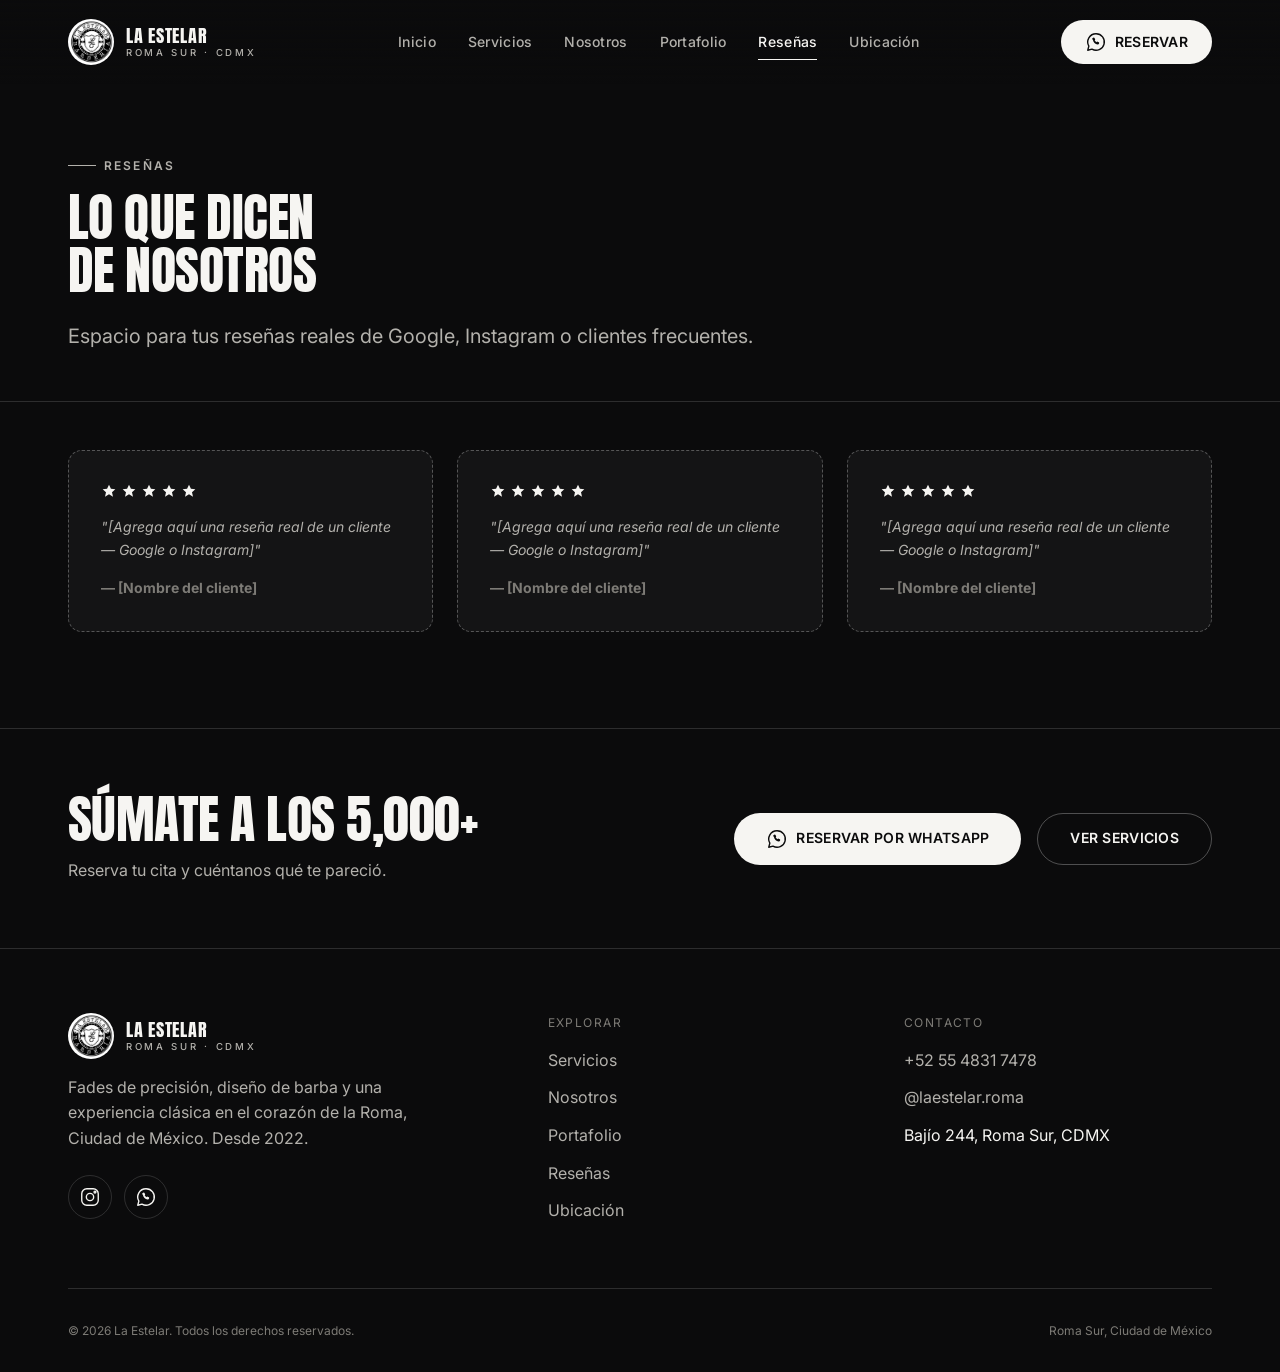
<file: resenas/index.html>
<!DOCTYPE html>
<html lang="es-MX">
<head>
<meta charset="UTF-8">
<meta name="viewport" content="width=device-width, initial-scale=1">
<title>Reseñas — La Estelar | Roma Sur, CDMX</title>
<meta name="description" content="Lo que dicen los clientes de La Estelar, en Roma Sur, Ciudad de México.">
<link rel="canonical" href="https://laestelar.mx/resenas/">
<link rel="icon" href="../assets/logo.png">
<link rel="preconnect" href="https://fonts.googleapis.com">
<link rel="preconnect" href="https://fonts.gstatic.com" crossorigin>
<link href="https://fonts.googleapis.com/css2?family=Anton&family=Inter:wght@400;500;600;700;800&display=swap" rel="stylesheet">
<link rel="stylesheet" href="../css/style.css">
</head>
<body>

<a class="skip-link" href="#main">Saltar al contenido principal</a>

<!-- Icon sprite -->
<svg xmlns="http://www.w3.org/2000/svg" class="sr-only" aria-hidden="true">
  <symbol id="icon-menu" viewBox="0 0 24 24" fill="none" stroke="currentColor" stroke-width="1.6" stroke-linecap="round"><path d="M3 6h18M3 12h18M3 18h18"/></symbol>
  <symbol id="icon-close" viewBox="0 0 24 24" fill="none" stroke="currentColor" stroke-width="1.6" stroke-linecap="round"><path d="M6 6l12 12M18 6L6 18"/></symbol>
  <symbol id="icon-chevron-left" viewBox="0 0 24 24" fill="none" stroke="currentColor" stroke-width="1.8" stroke-linecap="round" stroke-linejoin="round"><path d="M15 18l-6-6 6-6"/></symbol>
  <symbol id="icon-chevron-right" viewBox="0 0 24 24" fill="none" stroke="currentColor" stroke-width="1.8" stroke-linecap="round" stroke-linejoin="round"><path d="M9 18l6-6-6-6"/></symbol>
  <symbol id="icon-map-pin" viewBox="0 0 24 24" fill="none" stroke="currentColor" stroke-width="1.6" stroke-linecap="round" stroke-linejoin="round"><path d="M12 21s7-7.6 7-12a7 7 0 10-14 0c0 4.4 7 12 7 12z"/><circle cx="12" cy="9" r="2.4"/></symbol>
  <symbol id="icon-clock" viewBox="0 0 24 24" fill="none" stroke="currentColor" stroke-width="1.6" stroke-linecap="round" stroke-linejoin="round"><circle cx="12" cy="12" r="9"/><path d="M12 7.5v5l3.2 1.8"/></symbol>
  <symbol id="icon-phone" viewBox="0 0 24 24" fill="currentColor" stroke="none"><path d="M6.6 10.8a15.9 15.9 0 006.6 6.6l2.2-2.2a1.5 1.5 0 011.5-.35c1.2.35 2.5.55 3.9.55a1.5 1.5 0 011.5 1.5V21a1.5 1.5 0 01-1.5 1.5C10.6 22.5 1.5 13.4 1.5 2.5A1.5 1.5 0 013 1h3.7a1.5 1.5 0 011.5 1.5c0 1.4.2 2.7.55 3.9a1.5 1.5 0 01-.35 1.5l-2.2 2.2z"/></symbol>
  <symbol id="icon-star" viewBox="0 0 24 24" fill="currentColor" stroke="none"><path d="M12 2.5l2.9 6.2 6.6.6-5 4.6 1.5 6.6L12 17l-6 3.5 1.5-6.6-5-4.6 6.6-.6L12 2.5z"/></symbol>
  <symbol id="icon-arrow-right" viewBox="0 0 24 24" fill="none" stroke="currentColor" stroke-width="1.8" stroke-linecap="round" stroke-linejoin="round"><path d="M4 12h16M14 6l6 6-6 6"/></symbol>
  <symbol id="icon-calendar" viewBox="0 0 24 24" fill="none" stroke="currentColor" stroke-width="1.6" stroke-linecap="round" stroke-linejoin="round"><rect x="3" y="5" width="18" height="16" rx="2"/><path d="M16 3v4M8 3v4M3 10h18"/></symbol>
  <symbol id="icon-whatsapp" viewBox="0 0 24 24" fill="none" stroke="currentColor" stroke-width="1.5" stroke-linecap="round" stroke-linejoin="round"><path d="M12 3a9 9 0 00-7.8 13.5L3 21l4.6-1.2A9 9 0 1012 3z"/><path d="M8.6 9.6c.35 2.6 2.55 4.8 5.15 5.15.8.1 1.4-.35 1.6-1.1l.1-.5c.05-.35-.1-.7-.4-.9l-1.3-.6a.9.9 0 00-.85.1l-.4.4a5.6 5.6 0 01-2-2l.4-.4c.2-.2.3-.55.1-.85l-.6-1.3a.9.9 0 00-.9-.4l-.5.1c-.75.2-1.2.8-1.1 1.6z" fill="currentColor" stroke="none"/></symbol>
  <symbol id="icon-instagram" viewBox="0 0 24 24" fill="none" stroke="currentColor" stroke-width="1.5" stroke-linecap="round" stroke-linejoin="round"><rect x="3" y="3" width="18" height="18" rx="5.5"/><circle cx="12" cy="12" r="4"/><circle cx="17.4" cy="6.6" r="1"/></symbol>
</svg>

<!-- ==========================================================================
     Header
     ========================================================================== -->
<header class="header" id="siteHeader">
  <div class="container">
    <a class="brand" href="../">
      <span class="brand__mark"><img src="../assets/logo.png" alt="" width="46" height="46"></span>
      <span class="brand__name">La Estelar<span>Roma Sur · CDMX</span></span>
    </a>

    <nav class="nav" aria-label="Navegación principal">
      <ul class="nav__list" id="navList">
        <li><a class="nav__link" href="../">Inicio</a></li>
        <li><a class="nav__link" href="../servicios/">Servicios</a></li>
        <li><a class="nav__link" href="../nosotros/">Nosotros</a></li>
        <li><a class="nav__link" href="../portafolio/">Portafolio</a></li>
        <li><a class="nav__link is-active" href="../resenas/" aria-current="page">Reseñas</a></li>
        <li><a class="nav__link" href="../ubicacion/">Ubicación</a></li>
      </ul>
    </nav>

    <div class="header__actions">
      <a class="btn btn--primary btn--sm header__cta" href="https://wa.me/525548317478?text=Hola%2C%20quiero%20reservar%20una%20cita%20en%20La%20Estelar" target="_blank" rel="noopener">
        <svg class="icon" width="18" height="18" aria-hidden="true"><use href="#icon-whatsapp"/></svg>
        Reservar
      </a>
      <button class="nav-toggle" id="navToggle" aria-expanded="false" aria-controls="mobileMenu" aria-label="Abrir menú">
        <svg class="icon icon-menu" aria-hidden="true"><use href="#icon-menu"/></svg>
        <svg class="icon icon-close" aria-hidden="true"><use href="#icon-close"/></svg>
      </button>
    </div>
  </div>
</header>

<!-- Mobile menu -->
<div class="mobile-menu" id="mobileMenu">
  <ul class="mobile-menu__list">
    <li><a class="mobile-menu__link" href="../">Inicio</a></li>
    <li><a class="mobile-menu__link" href="../servicios/">Servicios</a></li>
    <li><a class="mobile-menu__link" href="../nosotros/">Nosotros</a></li>
    <li><a class="mobile-menu__link" href="../portafolio/">Portafolio</a></li>
    <li><a class="mobile-menu__link is-active" href="../resenas/" aria-current="page">Reseñas</a></li>
    <li><a class="mobile-menu__link" href="../ubicacion/">Ubicación</a></li>
  </ul>
  <div class="mobile-menu__foot">
    <a href="https://wa.me/525548317478?text=Hola%2C%20quiero%20reservar%20una%20cita%20en%20La%20Estelar" target="_blank" rel="noopener">
      <svg class="icon" width="18" height="18" aria-hidden="true"><use href="#icon-whatsapp"/></svg> +52 55 4831 7478
    </a>
    <span>Bajío 244, Roma Sur, CDMX</span>
  </div>
</div>

<main id="main">

  <section class="page-hero">
    <div class="container" data-reveal>
      <p class="eyebrow">Reseñas</p>
      <h1 class="page-hero__title">Lo que dicen<br>de nosotros</h1>
      <p class="lead page-hero__lead">Espacio para tus reseñas reales de Google, Instagram o clientes frecuentes.</p>
    </div>
  </section>

  <section class="section">
    <div class="container">
      <div class="reviews-grid" data-reveal>
        <div class="review-card">
          <div class="review-card__stars" aria-hidden="true">
            <svg class="icon" aria-hidden="true"><use href="#icon-star"/></svg>
            <svg class="icon" aria-hidden="true"><use href="#icon-star"/></svg>
            <svg class="icon" aria-hidden="true"><use href="#icon-star"/></svg>
            <svg class="icon" aria-hidden="true"><use href="#icon-star"/></svg>
            <svg class="icon" aria-hidden="true"><use href="#icon-star"/></svg>
          </div>
          <p class="review-card__quote">"[Agrega aquí una reseña real de un cliente — Google o Instagram]"</p>
          <p class="review-card__author">— [Nombre del cliente]</p>
        </div>
        <div class="review-card">
          <div class="review-card__stars" aria-hidden="true">
            <svg class="icon" aria-hidden="true"><use href="#icon-star"/></svg>
            <svg class="icon" aria-hidden="true"><use href="#icon-star"/></svg>
            <svg class="icon" aria-hidden="true"><use href="#icon-star"/></svg>
            <svg class="icon" aria-hidden="true"><use href="#icon-star"/></svg>
            <svg class="icon" aria-hidden="true"><use href="#icon-star"/></svg>
          </div>
          <p class="review-card__quote">"[Agrega aquí una reseña real de un cliente — Google o Instagram]"</p>
          <p class="review-card__author">— [Nombre del cliente]</p>
        </div>
        <div class="review-card">
          <div class="review-card__stars" aria-hidden="true">
            <svg class="icon" aria-hidden="true"><use href="#icon-star"/></svg>
            <svg class="icon" aria-hidden="true"><use href="#icon-star"/></svg>
            <svg class="icon" aria-hidden="true"><use href="#icon-star"/></svg>
            <svg class="icon" aria-hidden="true"><use href="#icon-star"/></svg>
            <svg class="icon" aria-hidden="true"><use href="#icon-star"/></svg>
          </div>
          <p class="review-card__quote">"[Agrega aquí una reseña real de un cliente — Google o Instagram]"</p>
          <p class="review-card__author">— [Nombre del cliente]</p>
        </div>
      </div>
    </div>
  </section>

  <section class="cta-band">
    <div class="container cta-band__inner" data-reveal>
      <div>
        <h2 class="h2">Súmate a los 5,000+</h2>
        <p class="fg-muted cta-band__text">Reserva tu cita y cuéntanos qué te pareció.</p>
      </div>
      <div class="btn-row">
        <a class="btn btn--primary" href="https://wa.me/525548317478?text=Hola%2C%20quiero%20reservar%20una%20cita%20en%20La%20Estelar" target="_blank" rel="noopener">
          <svg class="icon" width="18" height="18" aria-hidden="true"><use href="#icon-whatsapp"/></svg>
          Reservar por WhatsApp
        </a>
        <a class="btn btn--outline" href="../servicios/">Ver servicios</a>
      </div>
    </div>
  </section>

</main>

<!-- ==========================================================================
     Footer
     ========================================================================== -->
<footer class="footer">
  <div class="container">
    <div class="footer__top">
      <div class="footer__brand">
        <a class="brand" href="../">
          <span class="brand__mark"><img src="../assets/logo.png" alt="La Estelar" width="46" height="46"></span>
          <span class="brand__name">La Estelar<span>Roma Sur · CDMX</span></span>
        </a>
        <p>Fades de precisión, diseño de barba y una experiencia clásica en el corazón de la Roma, Ciudad de México. Desde 2022.</p>
        <div class="footer__social">
          <a class="icon-btn" href="https://instagram.com/laestelar.roma" target="_blank" rel="noopener" aria-label="Instagram de La Estelar">
            <svg class="icon" width="18" height="18" aria-hidden="true"><use href="#icon-instagram"/></svg>
          </a>
          <a class="icon-btn" href="https://wa.me/525548317478" target="_blank" rel="noopener" aria-label="WhatsApp de La Estelar">
            <svg class="icon" width="18" height="18" aria-hidden="true"><use href="#icon-whatsapp"/></svg>
          </a>
        </div>
      </div>

      <div>
        <div class="footer__heading">Explorar</div>
        <ul class="footer__list">
          <li><a href="../servicios/">Servicios</a></li>
          <li><a href="../nosotros/">Nosotros</a></li>
          <li><a href="../portafolio/">Portafolio</a></li>
          <li><a href="../resenas/">Reseñas</a></li>
          <li><a href="../ubicacion/">Ubicación</a></li>
        </ul>
      </div>

      <div>
        <div class="footer__heading">Contacto</div>
        <ul class="footer__list">
          <li><a href="tel:+525548317478">+52 55 4831 7478</a></li>
          <li><a href="https://instagram.com/laestelar.roma" target="_blank" rel="noopener">@laestelar.roma</a></li>
          <li>Bajío 244, Roma Sur, CDMX</li>
        </ul>
      </div>
    </div>

    <div class="footer__bottom">
      <span>© 2026 La Estelar. Todos los derechos reservados.</span>
      <span>Roma Sur, Ciudad de México</span>
    </div>
  </div>
</footer>


<!-- Sticky booking bar (mobile) -->
<div class="booking-bar">
  <a class="btn btn--primary booking-bar__cta" href="https://wa.me/525548317478?text=Hola%2C%20quiero%20reservar%20una%20cita%20en%20La%20Estelar" target="_blank" rel="noopener">
    <svg class="icon" width="18" height="18" aria-hidden="true"><use href="#icon-whatsapp"/></svg>
    Reservar por WhatsApp
  </a>
  <a class="icon-btn booking-bar__call" href="tel:+525548317478" aria-label="Llamar a La Estelar">
    <svg class="icon" width="18" height="18" aria-hidden="true"><use href="#icon-phone"/></svg>
  </a>
</div>

<script src="../js/main.js"></script>
</body>
</html>
</file>
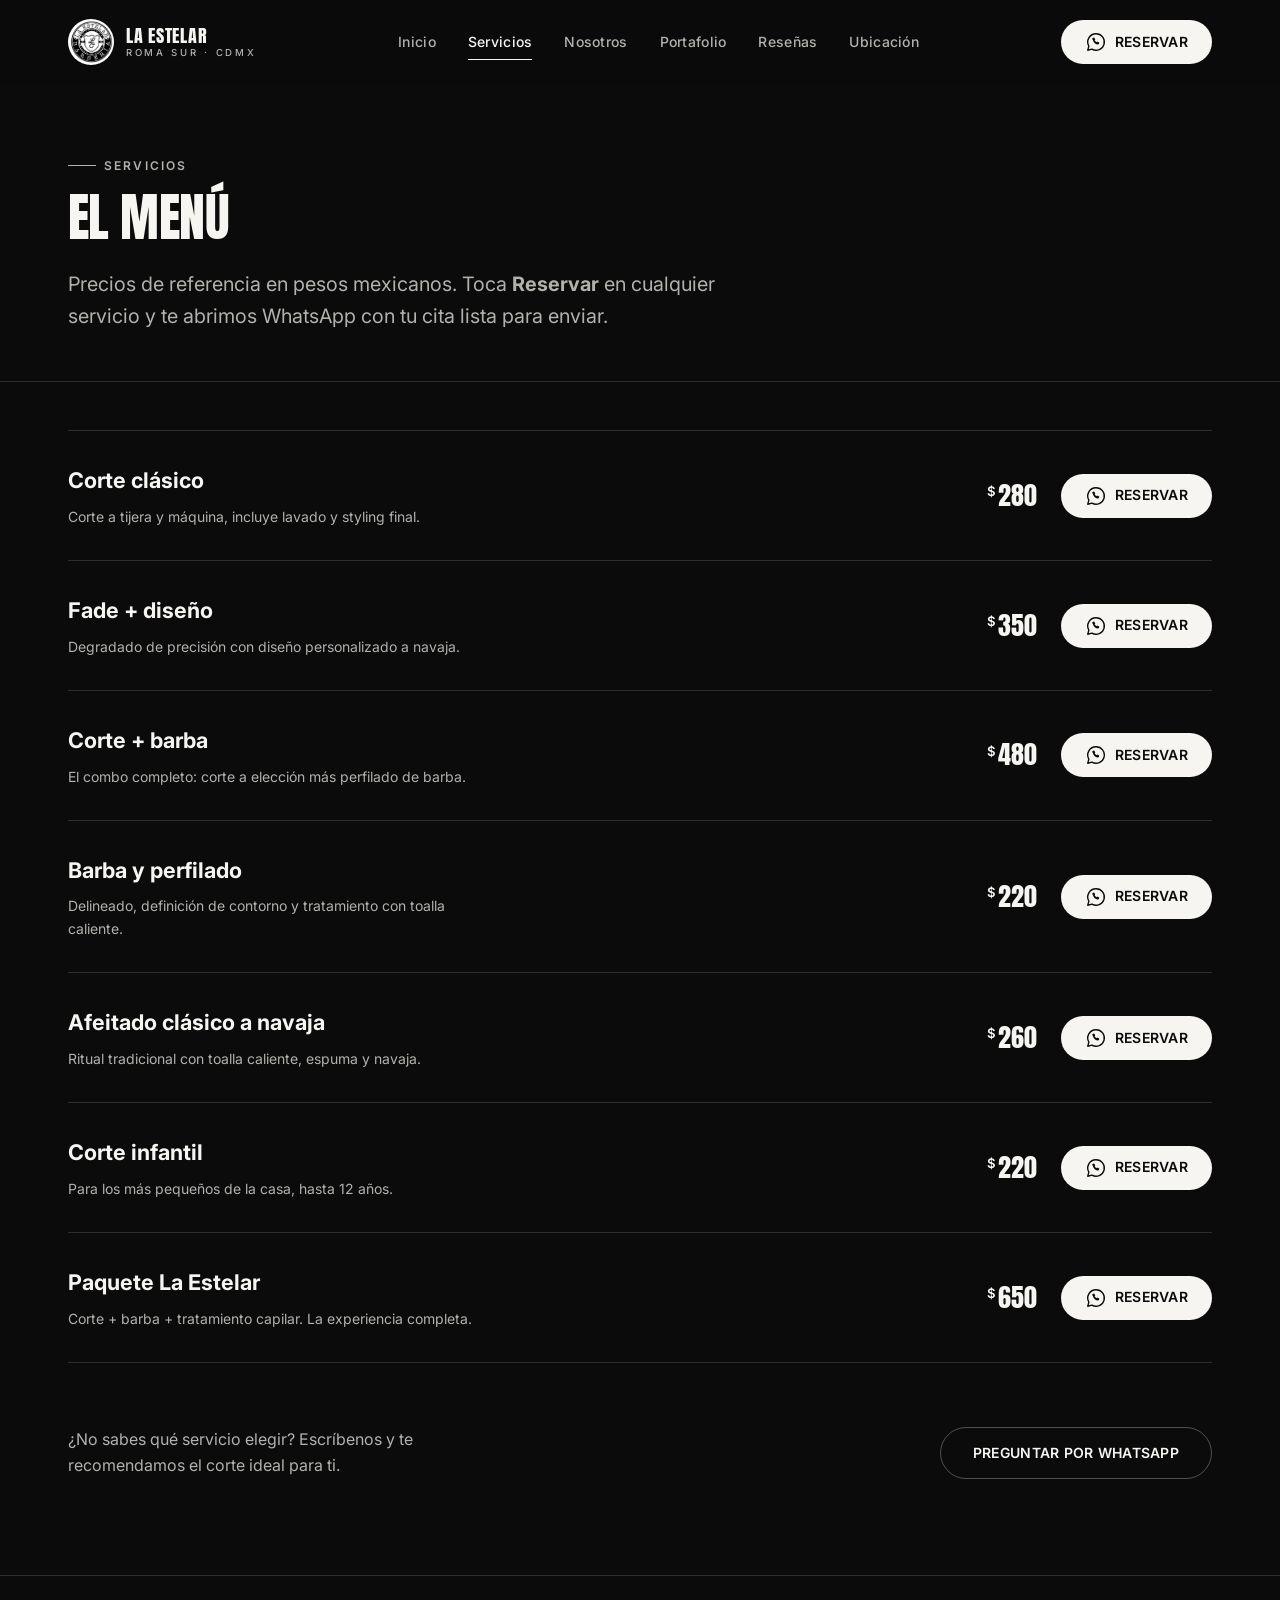
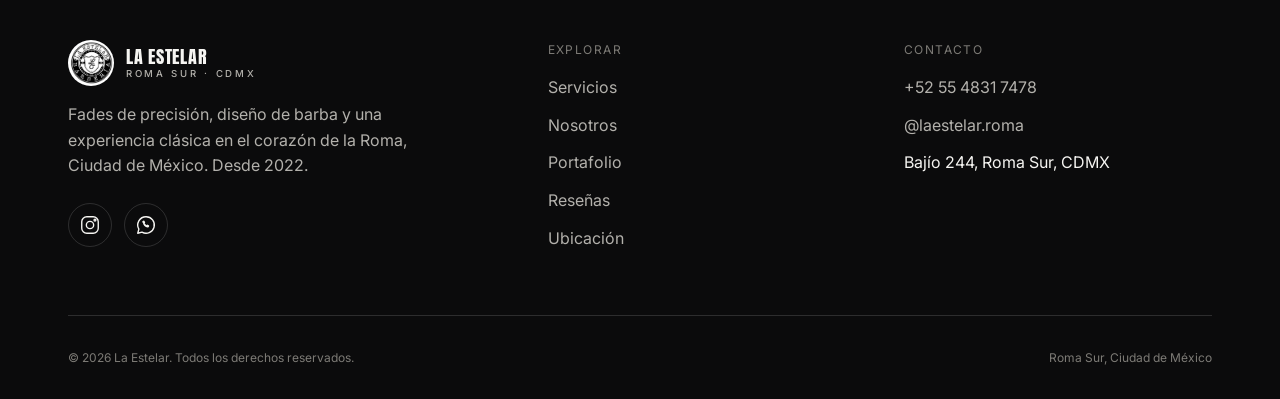
<file: servicios/index.html>
<!DOCTYPE html>
<html lang="es-MX">
<head>
<meta charset="UTF-8">
<meta name="viewport" content="width=device-width, initial-scale=1">
<title>Servicios y precios — La Estelar | Roma Sur, CDMX</title>
<meta name="description" content="Menú completo de servicios y precios de La Estelar: corte clásico $280, fade + diseño $350, corte + barba $480, afeitado a navaja y más. Reserva por WhatsApp.">
<link rel="canonical" href="https://laestelar.mx/servicios/">
<link rel="icon" href="../assets/logo.png">
<link rel="preconnect" href="https://fonts.googleapis.com">
<link rel="preconnect" href="https://fonts.gstatic.com" crossorigin>
<link href="https://fonts.googleapis.com/css2?family=Anton&family=Inter:wght@400;500;600;700;800&display=swap" rel="stylesheet">
<link rel="stylesheet" href="../css/style.css">
</head>
<body>

<a class="skip-link" href="#main">Saltar al contenido principal</a>

<!-- Icon sprite -->
<svg xmlns="http://www.w3.org/2000/svg" class="sr-only" aria-hidden="true">
  <symbol id="icon-menu" viewBox="0 0 24 24" fill="none" stroke="currentColor" stroke-width="1.6" stroke-linecap="round"><path d="M3 6h18M3 12h18M3 18h18"/></symbol>
  <symbol id="icon-close" viewBox="0 0 24 24" fill="none" stroke="currentColor" stroke-width="1.6" stroke-linecap="round"><path d="M6 6l12 12M18 6L6 18"/></symbol>
  <symbol id="icon-chevron-left" viewBox="0 0 24 24" fill="none" stroke="currentColor" stroke-width="1.8" stroke-linecap="round" stroke-linejoin="round"><path d="M15 18l-6-6 6-6"/></symbol>
  <symbol id="icon-chevron-right" viewBox="0 0 24 24" fill="none" stroke="currentColor" stroke-width="1.8" stroke-linecap="round" stroke-linejoin="round"><path d="M9 18l6-6-6-6"/></symbol>
  <symbol id="icon-map-pin" viewBox="0 0 24 24" fill="none" stroke="currentColor" stroke-width="1.6" stroke-linecap="round" stroke-linejoin="round"><path d="M12 21s7-7.6 7-12a7 7 0 10-14 0c0 4.4 7 12 7 12z"/><circle cx="12" cy="9" r="2.4"/></symbol>
  <symbol id="icon-clock" viewBox="0 0 24 24" fill="none" stroke="currentColor" stroke-width="1.6" stroke-linecap="round" stroke-linejoin="round"><circle cx="12" cy="12" r="9"/><path d="M12 7.5v5l3.2 1.8"/></symbol>
  <symbol id="icon-phone" viewBox="0 0 24 24" fill="currentColor" stroke="none"><path d="M6.6 10.8a15.9 15.9 0 006.6 6.6l2.2-2.2a1.5 1.5 0 011.5-.35c1.2.35 2.5.55 3.9.55a1.5 1.5 0 011.5 1.5V21a1.5 1.5 0 01-1.5 1.5C10.6 22.5 1.5 13.4 1.5 2.5A1.5 1.5 0 013 1h3.7a1.5 1.5 0 011.5 1.5c0 1.4.2 2.7.55 3.9a1.5 1.5 0 01-.35 1.5l-2.2 2.2z"/></symbol>
  <symbol id="icon-star" viewBox="0 0 24 24" fill="currentColor" stroke="none"><path d="M12 2.5l2.9 6.2 6.6.6-5 4.6 1.5 6.6L12 17l-6 3.5 1.5-6.6-5-4.6 6.6-.6L12 2.5z"/></symbol>
  <symbol id="icon-arrow-right" viewBox="0 0 24 24" fill="none" stroke="currentColor" stroke-width="1.8" stroke-linecap="round" stroke-linejoin="round"><path d="M4 12h16M14 6l6 6-6 6"/></symbol>
  <symbol id="icon-calendar" viewBox="0 0 24 24" fill="none" stroke="currentColor" stroke-width="1.6" stroke-linecap="round" stroke-linejoin="round"><rect x="3" y="5" width="18" height="16" rx="2"/><path d="M16 3v4M8 3v4M3 10h18"/></symbol>
  <symbol id="icon-whatsapp" viewBox="0 0 24 24" fill="none" stroke="currentColor" stroke-width="1.5" stroke-linecap="round" stroke-linejoin="round"><path d="M12 3a9 9 0 00-7.8 13.5L3 21l4.6-1.2A9 9 0 1012 3z"/><path d="M8.6 9.6c.35 2.6 2.55 4.8 5.15 5.15.8.1 1.4-.35 1.6-1.1l.1-.5c.05-.35-.1-.7-.4-.9l-1.3-.6a.9.9 0 00-.85.1l-.4.4a5.6 5.6 0 01-2-2l.4-.4c.2-.2.3-.55.1-.85l-.6-1.3a.9.9 0 00-.9-.4l-.5.1c-.75.2-1.2.8-1.1 1.6z" fill="currentColor" stroke="none"/></symbol>
  <symbol id="icon-instagram" viewBox="0 0 24 24" fill="none" stroke="currentColor" stroke-width="1.5" stroke-linecap="round" stroke-linejoin="round"><rect x="3" y="3" width="18" height="18" rx="5.5"/><circle cx="12" cy="12" r="4"/><circle cx="17.4" cy="6.6" r="1"/></symbol>
</svg>

<!-- ==========================================================================
     Header
     ========================================================================== -->
<header class="header" id="siteHeader">
  <div class="container">
    <a class="brand" href="../">
      <span class="brand__mark"><img src="../assets/logo.png" alt="" width="46" height="46"></span>
      <span class="brand__name">La Estelar<span>Roma Sur · CDMX</span></span>
    </a>

    <nav class="nav" aria-label="Navegación principal">
      <ul class="nav__list" id="navList">
        <li><a class="nav__link" href="../">Inicio</a></li>
        <li><a class="nav__link is-active" href="../servicios/" aria-current="page">Servicios</a></li>
        <li><a class="nav__link" href="../nosotros/">Nosotros</a></li>
        <li><a class="nav__link" href="../portafolio/">Portafolio</a></li>
        <li><a class="nav__link" href="../resenas/">Reseñas</a></li>
        <li><a class="nav__link" href="../ubicacion/">Ubicación</a></li>
      </ul>
    </nav>

    <div class="header__actions">
      <a class="btn btn--primary btn--sm header__cta" href="https://wa.me/525548317478?text=Hola%2C%20quiero%20reservar%20una%20cita%20en%20La%20Estelar" target="_blank" rel="noopener">
        <svg class="icon" width="18" height="18" aria-hidden="true"><use href="#icon-whatsapp"/></svg>
        Reservar
      </a>
      <button class="nav-toggle" id="navToggle" aria-expanded="false" aria-controls="mobileMenu" aria-label="Abrir menú">
        <svg class="icon icon-menu" aria-hidden="true"><use href="#icon-menu"/></svg>
        <svg class="icon icon-close" aria-hidden="true"><use href="#icon-close"/></svg>
      </button>
    </div>
  </div>
</header>

<!-- Mobile menu -->
<div class="mobile-menu" id="mobileMenu">
  <ul class="mobile-menu__list">
    <li><a class="mobile-menu__link" href="../">Inicio</a></li>
    <li><a class="mobile-menu__link is-active" href="../servicios/" aria-current="page">Servicios</a></li>
    <li><a class="mobile-menu__link" href="../nosotros/">Nosotros</a></li>
    <li><a class="mobile-menu__link" href="../portafolio/">Portafolio</a></li>
    <li><a class="mobile-menu__link" href="../resenas/">Reseñas</a></li>
    <li><a class="mobile-menu__link" href="../ubicacion/">Ubicación</a></li>
  </ul>
  <div class="mobile-menu__foot">
    <a href="https://wa.me/525548317478?text=Hola%2C%20quiero%20reservar%20una%20cita%20en%20La%20Estelar" target="_blank" rel="noopener">
      <svg class="icon" width="18" height="18" aria-hidden="true"><use href="#icon-whatsapp"/></svg> +52 55 4831 7478
    </a>
    <span>Bajío 244, Roma Sur, CDMX</span>
  </div>
</div>

<main id="main">

  <section class="page-hero">
    <div class="container" data-reveal>
      <p class="eyebrow">Servicios</p>
      <h1 class="page-hero__title">El menú</h1>
      <p class="lead page-hero__lead">Precios de referencia en pesos mexicanos. Toca <strong>Reservar</strong> en cualquier servicio y te abrimos WhatsApp con tu cita lista para enviar.</p>
    </div>
  </section>

  <section class="section">
    <div class="container">
      <div class="services__list" data-reveal>
        <div class="service-row">
          <div class="service-row__main">
            <div class="service-row__name">Corte clásico</div>
            <div class="service-row__desc">Corte a tijera y máquina, incluye lavado y styling final.</div>
          </div>
          <div class="service-row__aside">
            <div class="service-row__price"><sup>$</sup>280</div>
            <a class="btn btn--primary btn--sm" href="https://wa.me/525548317478?text=Hola%2C%20quiero%20reservar%3A%20Corte%20cl%C3%A1sico%20%28%24280%29.%20%C2%BFQu%C3%A9%20horarios%20tienen%20disponibles%3F" target="_blank" rel="noopener">
              <svg class="icon" width="16" height="16" aria-hidden="true"><use href="#icon-whatsapp"/></svg>
              Reservar
            </a>
          </div>
        </div>
        <div class="service-row">
          <div class="service-row__main">
            <div class="service-row__name">Fade + diseño</div>
            <div class="service-row__desc">Degradado de precisión con diseño personalizado a navaja.</div>
          </div>
          <div class="service-row__aside">
            <div class="service-row__price"><sup>$</sup>350</div>
            <a class="btn btn--primary btn--sm" href="https://wa.me/525548317478?text=Hola%2C%20quiero%20reservar%3A%20Fade%20%2B%20dise%C3%B1o%20%28%24350%29.%20%C2%BFQu%C3%A9%20horarios%20tienen%20disponibles%3F" target="_blank" rel="noopener">
              <svg class="icon" width="16" height="16" aria-hidden="true"><use href="#icon-whatsapp"/></svg>
              Reservar
            </a>
          </div>
        </div>
        <div class="service-row">
          <div class="service-row__main">
            <div class="service-row__name">Corte + barba</div>
            <div class="service-row__desc">El combo completo: corte a elección más perfilado de barba.</div>
          </div>
          <div class="service-row__aside">
            <div class="service-row__price"><sup>$</sup>480</div>
            <a class="btn btn--primary btn--sm" href="https://wa.me/525548317478?text=Hola%2C%20quiero%20reservar%3A%20Corte%20%2B%20barba%20%28%24480%29.%20%C2%BFQu%C3%A9%20horarios%20tienen%20disponibles%3F" target="_blank" rel="noopener">
              <svg class="icon" width="16" height="16" aria-hidden="true"><use href="#icon-whatsapp"/></svg>
              Reservar
            </a>
          </div>
        </div>
        <div class="service-row">
          <div class="service-row__main">
            <div class="service-row__name">Barba y perfilado</div>
            <div class="service-row__desc">Delineado, definición de contorno y tratamiento con toalla caliente.</div>
          </div>
          <div class="service-row__aside">
            <div class="service-row__price"><sup>$</sup>220</div>
            <a class="btn btn--primary btn--sm" href="https://wa.me/525548317478?text=Hola%2C%20quiero%20reservar%3A%20Barba%20y%20perfilado%20%28%24220%29.%20%C2%BFQu%C3%A9%20horarios%20tienen%20disponibles%3F" target="_blank" rel="noopener">
              <svg class="icon" width="16" height="16" aria-hidden="true"><use href="#icon-whatsapp"/></svg>
              Reservar
            </a>
          </div>
        </div>
        <div class="service-row">
          <div class="service-row__main">
            <div class="service-row__name">Afeitado clásico a navaja</div>
            <div class="service-row__desc">Ritual tradicional con toalla caliente, espuma y navaja.</div>
          </div>
          <div class="service-row__aside">
            <div class="service-row__price"><sup>$</sup>260</div>
            <a class="btn btn--primary btn--sm" href="https://wa.me/525548317478?text=Hola%2C%20quiero%20reservar%3A%20Afeitado%20cl%C3%A1sico%20a%20navaja%20%28%24260%29.%20%C2%BFQu%C3%A9%20horarios%20tienen%20disponibles%3F" target="_blank" rel="noopener">
              <svg class="icon" width="16" height="16" aria-hidden="true"><use href="#icon-whatsapp"/></svg>
              Reservar
            </a>
          </div>
        </div>
        <div class="service-row">
          <div class="service-row__main">
            <div class="service-row__name">Corte infantil</div>
            <div class="service-row__desc">Para los más pequeños de la casa, hasta 12 años.</div>
          </div>
          <div class="service-row__aside">
            <div class="service-row__price"><sup>$</sup>220</div>
            <a class="btn btn--primary btn--sm" href="https://wa.me/525548317478?text=Hola%2C%20quiero%20reservar%3A%20Corte%20infantil%20%28%24220%29.%20%C2%BFQu%C3%A9%20horarios%20tienen%20disponibles%3F" target="_blank" rel="noopener">
              <svg class="icon" width="16" height="16" aria-hidden="true"><use href="#icon-whatsapp"/></svg>
              Reservar
            </a>
          </div>
        </div>
        <div class="service-row">
          <div class="service-row__main">
            <div class="service-row__name">Paquete La Estelar</div>
            <div class="service-row__desc">Corte + barba + tratamiento capilar. La experiencia completa.</div>
          </div>
          <div class="service-row__aside">
            <div class="service-row__price"><sup>$</sup>650</div>
            <a class="btn btn--primary btn--sm" href="https://wa.me/525548317478?text=Hola%2C%20quiero%20reservar%3A%20Paquete%20La%20Estelar%20%28%24650%29.%20%C2%BFQu%C3%A9%20horarios%20tienen%20disponibles%3F" target="_blank" rel="noopener">
              <svg class="icon" width="16" height="16" aria-hidden="true"><use href="#icon-whatsapp"/></svg>
              Reservar
            </a>
          </div>
        </div>
      </div>

      <div class="services__foot" data-reveal>
        <p class="fg-muted" style="max-width:40ch;">¿No sabes qué servicio elegir? Escríbenos y te recomendamos el corte ideal para ti.</p>
        <a class="btn btn--outline" href="https://wa.me/525548317478?text=Hola%2C%20tengo%20una%20duda%20sobre%20los%20servicios%20de%20La%20Estelar" target="_blank" rel="noopener">Preguntar por WhatsApp</a>
      </div>
    </div>
  </section>
</main>

<!-- ==========================================================================
     Footer
     ========================================================================== -->
<footer class="footer">
  <div class="container">
    <div class="footer__top">
      <div class="footer__brand">
        <a class="brand" href="../">
          <span class="brand__mark"><img src="../assets/logo.png" alt="La Estelar" width="46" height="46"></span>
          <span class="brand__name">La Estelar<span>Roma Sur · CDMX</span></span>
        </a>
        <p>Fades de precisión, diseño de barba y una experiencia clásica en el corazón de la Roma, Ciudad de México. Desde 2022.</p>
        <div class="footer__social">
          <a class="icon-btn" href="https://instagram.com/laestelar.roma" target="_blank" rel="noopener" aria-label="Instagram de La Estelar">
            <svg class="icon" width="18" height="18" aria-hidden="true"><use href="#icon-instagram"/></svg>
          </a>
          <a class="icon-btn" href="https://wa.me/525548317478" target="_blank" rel="noopener" aria-label="WhatsApp de La Estelar">
            <svg class="icon" width="18" height="18" aria-hidden="true"><use href="#icon-whatsapp"/></svg>
          </a>
        </div>
      </div>

      <div>
        <div class="footer__heading">Explorar</div>
        <ul class="footer__list">
          <li><a href="../servicios/">Servicios</a></li>
          <li><a href="../nosotros/">Nosotros</a></li>
          <li><a href="../portafolio/">Portafolio</a></li>
          <li><a href="../resenas/">Reseñas</a></li>
          <li><a href="../ubicacion/">Ubicación</a></li>
        </ul>
      </div>

      <div>
        <div class="footer__heading">Contacto</div>
        <ul class="footer__list">
          <li><a href="tel:+525548317478">+52 55 4831 7478</a></li>
          <li><a href="https://instagram.com/laestelar.roma" target="_blank" rel="noopener">@laestelar.roma</a></li>
          <li>Bajío 244, Roma Sur, CDMX</li>
        </ul>
      </div>
    </div>

    <div class="footer__bottom">
      <span>© 2026 La Estelar. Todos los derechos reservados.</span>
      <span>Roma Sur, Ciudad de México</span>
    </div>
  </div>
</footer>


<!-- Sticky booking bar (mobile) -->
<div class="booking-bar">
  <a class="btn btn--primary booking-bar__cta" href="https://wa.me/525548317478?text=Hola%2C%20quiero%20reservar%20una%20cita%20en%20La%20Estelar" target="_blank" rel="noopener">
    <svg class="icon" width="18" height="18" aria-hidden="true"><use href="#icon-whatsapp"/></svg>
    Reservar por WhatsApp
  </a>
  <a class="icon-btn booking-bar__call" href="tel:+525548317478" aria-label="Llamar a La Estelar">
    <svg class="icon" width="18" height="18" aria-hidden="true"><use href="#icon-phone"/></svg>
  </a>
</div>

<script src="../js/main.js"></script>
</body>
</html>
</file>
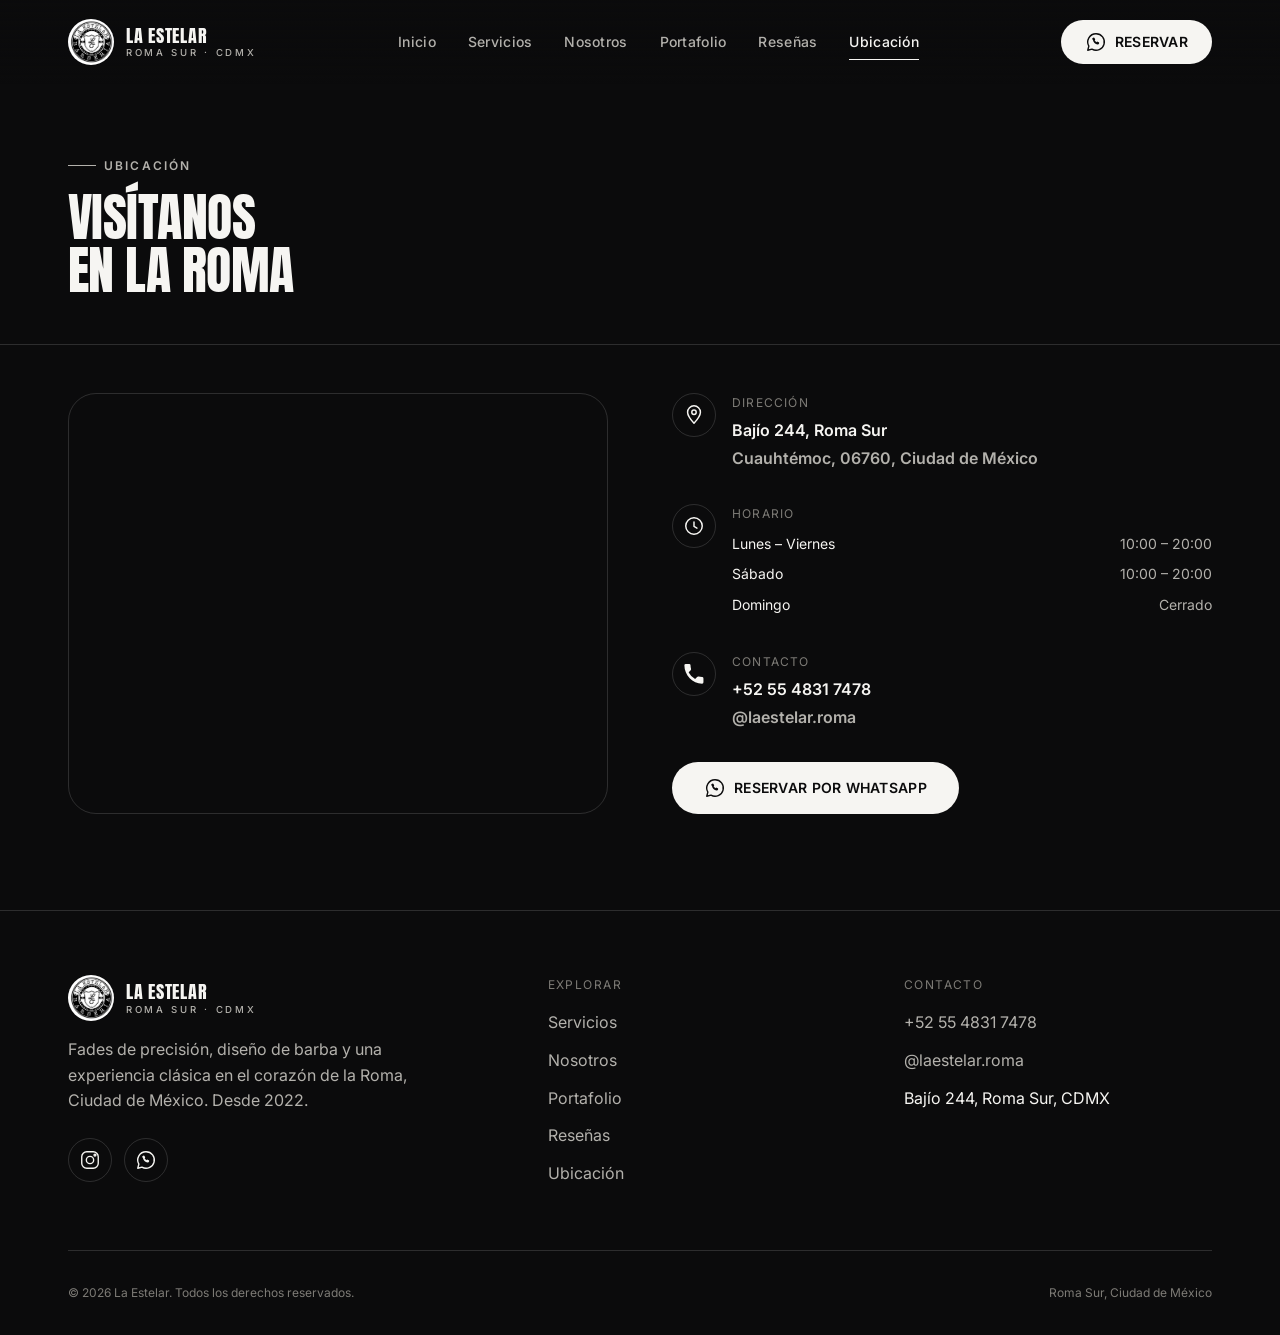
<file: ubicacion/index.html>
<!DOCTYPE html>
<html lang="es-MX">
<head>
<meta charset="UTF-8">
<meta name="viewport" content="width=device-width, initial-scale=1">
<title>Ubicación y horarios — La Estelar | Bajío 244, Roma Sur</title>
<meta name="description" content="La Estelar está en Bajío 244, Roma Sur, Cuauhtémoc, CDMX. Lunes a sábado de 10:00 a 20:00. Reserva por WhatsApp.">
<link rel="canonical" href="https://laestelar.mx/ubicacion/">
<link rel="icon" href="../assets/logo.png">
<link rel="preconnect" href="https://fonts.googleapis.com">
<link rel="preconnect" href="https://fonts.gstatic.com" crossorigin>
<link href="https://fonts.googleapis.com/css2?family=Anton&family=Inter:wght@400;500;600;700;800&display=swap" rel="stylesheet">
<link rel="stylesheet" href="../css/style.css">
</head>
<body>

<a class="skip-link" href="#main">Saltar al contenido principal</a>

<!-- Icon sprite -->
<svg xmlns="http://www.w3.org/2000/svg" class="sr-only" aria-hidden="true">
  <symbol id="icon-menu" viewBox="0 0 24 24" fill="none" stroke="currentColor" stroke-width="1.6" stroke-linecap="round"><path d="M3 6h18M3 12h18M3 18h18"/></symbol>
  <symbol id="icon-close" viewBox="0 0 24 24" fill="none" stroke="currentColor" stroke-width="1.6" stroke-linecap="round"><path d="M6 6l12 12M18 6L6 18"/></symbol>
  <symbol id="icon-chevron-left" viewBox="0 0 24 24" fill="none" stroke="currentColor" stroke-width="1.8" stroke-linecap="round" stroke-linejoin="round"><path d="M15 18l-6-6 6-6"/></symbol>
  <symbol id="icon-chevron-right" viewBox="0 0 24 24" fill="none" stroke="currentColor" stroke-width="1.8" stroke-linecap="round" stroke-linejoin="round"><path d="M9 18l6-6-6-6"/></symbol>
  <symbol id="icon-map-pin" viewBox="0 0 24 24" fill="none" stroke="currentColor" stroke-width="1.6" stroke-linecap="round" stroke-linejoin="round"><path d="M12 21s7-7.6 7-12a7 7 0 10-14 0c0 4.4 7 12 7 12z"/><circle cx="12" cy="9" r="2.4"/></symbol>
  <symbol id="icon-clock" viewBox="0 0 24 24" fill="none" stroke="currentColor" stroke-width="1.6" stroke-linecap="round" stroke-linejoin="round"><circle cx="12" cy="12" r="9"/><path d="M12 7.5v5l3.2 1.8"/></symbol>
  <symbol id="icon-phone" viewBox="0 0 24 24" fill="currentColor" stroke="none"><path d="M6.6 10.8a15.9 15.9 0 006.6 6.6l2.2-2.2a1.5 1.5 0 011.5-.35c1.2.35 2.5.55 3.9.55a1.5 1.5 0 011.5 1.5V21a1.5 1.5 0 01-1.5 1.5C10.6 22.5 1.5 13.4 1.5 2.5A1.5 1.5 0 013 1h3.7a1.5 1.5 0 011.5 1.5c0 1.4.2 2.7.55 3.9a1.5 1.5 0 01-.35 1.5l-2.2 2.2z"/></symbol>
  <symbol id="icon-star" viewBox="0 0 24 24" fill="currentColor" stroke="none"><path d="M12 2.5l2.9 6.2 6.6.6-5 4.6 1.5 6.6L12 17l-6 3.5 1.5-6.6-5-4.6 6.6-.6L12 2.5z"/></symbol>
  <symbol id="icon-arrow-right" viewBox="0 0 24 24" fill="none" stroke="currentColor" stroke-width="1.8" stroke-linecap="round" stroke-linejoin="round"><path d="M4 12h16M14 6l6 6-6 6"/></symbol>
  <symbol id="icon-calendar" viewBox="0 0 24 24" fill="none" stroke="currentColor" stroke-width="1.6" stroke-linecap="round" stroke-linejoin="round"><rect x="3" y="5" width="18" height="16" rx="2"/><path d="M16 3v4M8 3v4M3 10h18"/></symbol>
  <symbol id="icon-whatsapp" viewBox="0 0 24 24" fill="none" stroke="currentColor" stroke-width="1.5" stroke-linecap="round" stroke-linejoin="round"><path d="M12 3a9 9 0 00-7.8 13.5L3 21l4.6-1.2A9 9 0 1012 3z"/><path d="M8.6 9.6c.35 2.6 2.55 4.8 5.15 5.15.8.1 1.4-.35 1.6-1.1l.1-.5c.05-.35-.1-.7-.4-.9l-1.3-.6a.9.9 0 00-.85.1l-.4.4a5.6 5.6 0 01-2-2l.4-.4c.2-.2.3-.55.1-.85l-.6-1.3a.9.9 0 00-.9-.4l-.5.1c-.75.2-1.2.8-1.1 1.6z" fill="currentColor" stroke="none"/></symbol>
  <symbol id="icon-instagram" viewBox="0 0 24 24" fill="none" stroke="currentColor" stroke-width="1.5" stroke-linecap="round" stroke-linejoin="round"><rect x="3" y="3" width="18" height="18" rx="5.5"/><circle cx="12" cy="12" r="4"/><circle cx="17.4" cy="6.6" r="1"/></symbol>
</svg>

<!-- ==========================================================================
     Header
     ========================================================================== -->
<header class="header" id="siteHeader">
  <div class="container">
    <a class="brand" href="../">
      <span class="brand__mark"><img src="../assets/logo.png" alt="" width="46" height="46"></span>
      <span class="brand__name">La Estelar<span>Roma Sur · CDMX</span></span>
    </a>

    <nav class="nav" aria-label="Navegación principal">
      <ul class="nav__list" id="navList">
        <li><a class="nav__link" href="../">Inicio</a></li>
        <li><a class="nav__link" href="../servicios/">Servicios</a></li>
        <li><a class="nav__link" href="../nosotros/">Nosotros</a></li>
        <li><a class="nav__link" href="../portafolio/">Portafolio</a></li>
        <li><a class="nav__link" href="../resenas/">Reseñas</a></li>
        <li><a class="nav__link is-active" href="../ubicacion/" aria-current="page">Ubicación</a></li>
      </ul>
    </nav>

    <div class="header__actions">
      <a class="btn btn--primary btn--sm header__cta" href="https://wa.me/525548317478?text=Hola%2C%20quiero%20reservar%20una%20cita%20en%20La%20Estelar" target="_blank" rel="noopener">
        <svg class="icon" width="18" height="18" aria-hidden="true"><use href="#icon-whatsapp"/></svg>
        Reservar
      </a>
      <button class="nav-toggle" id="navToggle" aria-expanded="false" aria-controls="mobileMenu" aria-label="Abrir menú">
        <svg class="icon icon-menu" aria-hidden="true"><use href="#icon-menu"/></svg>
        <svg class="icon icon-close" aria-hidden="true"><use href="#icon-close"/></svg>
      </button>
    </div>
  </div>
</header>

<!-- Mobile menu -->
<div class="mobile-menu" id="mobileMenu">
  <ul class="mobile-menu__list">
    <li><a class="mobile-menu__link" href="../">Inicio</a></li>
    <li><a class="mobile-menu__link" href="../servicios/">Servicios</a></li>
    <li><a class="mobile-menu__link" href="../nosotros/">Nosotros</a></li>
    <li><a class="mobile-menu__link" href="../portafolio/">Portafolio</a></li>
    <li><a class="mobile-menu__link" href="../resenas/">Reseñas</a></li>
    <li><a class="mobile-menu__link is-active" href="../ubicacion/" aria-current="page">Ubicación</a></li>
  </ul>
  <div class="mobile-menu__foot">
    <a href="https://wa.me/525548317478?text=Hola%2C%20quiero%20reservar%20una%20cita%20en%20La%20Estelar" target="_blank" rel="noopener">
      <svg class="icon" width="18" height="18" aria-hidden="true"><use href="#icon-whatsapp"/></svg> +52 55 4831 7478
    </a>
    <span>Bajío 244, Roma Sur, CDMX</span>
  </div>
</div>

<main id="main">

  <section class="page-hero">
    <div class="container" data-reveal>
      <p class="eyebrow">Ubicación</p>
      <h1 class="page-hero__title">Visítanos<br>en la Roma</h1>
    </div>
  </section>

  <section class="section">
    <div class="container">
      <div class="location__grid" data-reveal>
        <div class="location__map">
          <iframe
            src="https://www.google.com/maps?q=Baj%C3%ADo%20244%2C%20Roma%20Sur%2C%20Cuauht%C3%A9moc%2C%20Ciudad%20de%20M%C3%A9xico&output=embed"
            title="Mapa de ubicación de La Estelar en Bajío 244, Roma Sur, CDMX"
            loading="lazy"
            referrerpolicy="no-referrer-when-downgrade"></iframe>
        </div>

        <div class="info-list">
          <div class="info-item">
            <span class="info-item__icon"><svg class="icon" width="20" height="20" aria-hidden="true"><use href="#icon-map-pin"/></svg></span>
            <div>
              <div class="info-item__label">Dirección</div>
              <div class="info-item__value">Bajío 244, Roma Sur</div>
              <div class="info-item__value fg-muted">Cuauhtémoc, 06760, Ciudad de México</div>
            </div>
          </div>

          <div class="info-item">
            <span class="info-item__icon"><svg class="icon" width="20" height="20" aria-hidden="true"><use href="#icon-clock"/></svg></span>
            <div style="width:100%;">
              <div class="info-item__label">Horario</div>
              <table class="hours-table">
                <tr><td>Lunes – Viernes</td><td>10:00 – 20:00</td></tr>
                <tr><td>Sábado</td><td>10:00 – 20:00</td></tr>
                <tr><td>Domingo</td><td>Cerrado</td></tr>
              </table>
            </div>
          </div>

          <div class="info-item">
            <span class="info-item__icon"><svg class="icon" width="20" height="20" aria-hidden="true"><use href="#icon-phone"/></svg></span>
            <div>
              <div class="info-item__label">Contacto</div>
              <a class="info-item__value" href="tel:+525548317478" style="display:block;">+52 55 4831 7478</a>
              <a class="info-item__value fg-muted" href="https://instagram.com/laestelar.roma" target="_blank" rel="noopener" style="display:block;">@laestelar.roma</a>
            </div>
          </div>

          <a class="btn btn--primary" href="https://wa.me/525548317478?text=Hola%2C%20quiero%20reservar%20una%20cita%20en%20La%20Estelar" target="_blank" rel="noopener" style="align-self:flex-start;">
            <svg class="icon" width="18" height="18" aria-hidden="true"><use href="#icon-whatsapp"/></svg>
            Reservar por WhatsApp
          </a>
        </div>
      </div>
    </div>
  </section>
</main>

<!-- ==========================================================================
     Footer
     ========================================================================== -->
<footer class="footer">
  <div class="container">
    <div class="footer__top">
      <div class="footer__brand">
        <a class="brand" href="../">
          <span class="brand__mark"><img src="../assets/logo.png" alt="La Estelar" width="46" height="46"></span>
          <span class="brand__name">La Estelar<span>Roma Sur · CDMX</span></span>
        </a>
        <p>Fades de precisión, diseño de barba y una experiencia clásica en el corazón de la Roma, Ciudad de México. Desde 2022.</p>
        <div class="footer__social">
          <a class="icon-btn" href="https://instagram.com/laestelar.roma" target="_blank" rel="noopener" aria-label="Instagram de La Estelar">
            <svg class="icon" width="18" height="18" aria-hidden="true"><use href="#icon-instagram"/></svg>
          </a>
          <a class="icon-btn" href="https://wa.me/525548317478" target="_blank" rel="noopener" aria-label="WhatsApp de La Estelar">
            <svg class="icon" width="18" height="18" aria-hidden="true"><use href="#icon-whatsapp"/></svg>
          </a>
        </div>
      </div>

      <div>
        <div class="footer__heading">Explorar</div>
        <ul class="footer__list">
          <li><a href="../servicios/">Servicios</a></li>
          <li><a href="../nosotros/">Nosotros</a></li>
          <li><a href="../portafolio/">Portafolio</a></li>
          <li><a href="../resenas/">Reseñas</a></li>
          <li><a href="../ubicacion/">Ubicación</a></li>
        </ul>
      </div>

      <div>
        <div class="footer__heading">Contacto</div>
        <ul class="footer__list">
          <li><a href="tel:+525548317478">+52 55 4831 7478</a></li>
          <li><a href="https://instagram.com/laestelar.roma" target="_blank" rel="noopener">@laestelar.roma</a></li>
          <li>Bajío 244, Roma Sur, CDMX</li>
        </ul>
      </div>
    </div>

    <div class="footer__bottom">
      <span>© 2026 La Estelar. Todos los derechos reservados.</span>
      <span>Roma Sur, Ciudad de México</span>
    </div>
  </div>
</footer>


<!-- Sticky booking bar (mobile) -->
<div class="booking-bar">
  <a class="btn btn--primary booking-bar__cta" href="https://wa.me/525548317478?text=Hola%2C%20quiero%20reservar%20una%20cita%20en%20La%20Estelar" target="_blank" rel="noopener">
    <svg class="icon" width="18" height="18" aria-hidden="true"><use href="#icon-whatsapp"/></svg>
    Reservar por WhatsApp
  </a>
  <a class="icon-btn booking-bar__call" href="tel:+525548317478" aria-label="Llamar a La Estelar">
    <svg class="icon" width="18" height="18" aria-hidden="true"><use href="#icon-phone"/></svg>
  </a>
</div>

<script src="../js/main.js"></script>
</body>
</html>
</file>
<file: css/style.css>
/* ==========================================================================
   La Estelar — Design Tokens & Base
   ========================================================================== */

:root{
  /* Color — Black & White Minimal */
  --bg: #0b0b0c;
  --bg-alt: #141415;
  --bg-elevated: #1c1c1d;
  --line: rgba(255,255,255,.14);
  --line-strong: rgba(255,255,255,.28);
  --fg: #f6f5f2;
  --fg-muted: #b3b1ac;
  --fg-faint: #7d7b76;

  --invert-bg: #f6f5f2;
  --invert-bg-alt: #ebe9e4;
  --invert-line: rgba(11,11,12,.14);
  --invert-line-strong: rgba(11,11,12,.3);
  --invert-fg: #0b0b0c;
  --invert-fg-muted: #4a4844;

  --white: #ffffff;
  --black: #000000;

  /* Type */
  --font-display: 'Anton', 'Arial Narrow', sans-serif;
  --font-body: 'Inter', -apple-system, BlinkMacSystemFont, sans-serif;

  --fs-hero: clamp(2.75rem, 4.4vw + 1.4rem, 6.5rem);
  --fs-h2: clamp(2.1rem, 2.4vw + 1.3rem, 3.5rem);
  --fs-h3: clamp(1.3rem, .8vw + 1rem, 1.75rem);
  --fs-lead: clamp(1.05rem, .3vw + 1rem, 1.25rem);
  --fs-body: 1rem;
  --fs-small: .875rem;
  --fs-label: .75rem;

  /* Space (8px rhythm) */
  --space-1: 4px;
  --space-2: 8px;
  --space-3: 12px;
  --space-4: 16px;
  --space-5: 24px;
  --space-6: 32px;
  --space-7: 48px;
  --space-8: 64px;
  --space-9: 96px;
  --space-10: 140px;

  --container: 1240px;
  --radius-sm: 6px;
  --radius-md: 14px;
  --radius-lg: 28px;
  --radius-full: 999px;

  --ease-out: cubic-bezier(.16,1,.3,1);
  --dur-fast: 180ms;
  --dur-base: 300ms;
  --dur-slow: 520ms;

  --focus-ring: 0 0 0 3px rgba(246,245,242,.6);
  --header-h: 84px;
}

*, *::before, *::after{ box-sizing: border-box; }
html{
  scroll-behavior: smooth;
  -webkit-text-size-adjust: 100%;
}
@media (prefers-reduced-motion: reduce){
  html{ scroll-behavior: auto; }
  *, *::before, *::after{
    animation-duration: .001ms !important;
    animation-iteration-count: 1 !important;
    transition-duration: .001ms !important;
    scroll-behavior: auto !important;
  }
}

body{
  margin: 0;
  background: var(--bg);
  color: var(--fg);
  font-family: var(--font-body);
  font-size: 16px;
  line-height: 1.6;
  -webkit-font-smoothing: antialiased;
  overflow-x: hidden;
}

img{ max-width: 100%; display: block; }
a{ color: inherit; text-decoration: none; }
button{ font: inherit; color: inherit; background: none; border: 0; }
ul{ margin: 0; padding: 0; list-style: none; }
h1,h2,h3,h4,p{ margin: 0; }

.icon{ width: 22px; height: 22px; flex-shrink: 0; }

/* Focus visibility everywhere */
a:focus-visible,
button:focus-visible,
[tabindex]:focus-visible{
  outline: none;
  box-shadow: var(--focus-ring);
  border-radius: var(--radius-sm);
}
.section--invert a:focus-visible,
.section--invert button:focus-visible{
  box-shadow: 0 0 0 3px rgba(11,11,12,.5);
}

.skip-link{
  position: absolute;
  left: var(--space-4);
  top: -60px;
  background: var(--white);
  color: var(--black);
  padding: var(--space-3) var(--space-5);
  border-radius: var(--radius-sm);
  z-index: 1000;
  font-weight: 600;
  transition: top var(--dur-base) var(--ease-out);
}
.skip-link:focus{ top: var(--space-4); }

/* Layout helpers */
.container{
  width: 100%;
  max-width: var(--container);
  margin-inline: auto;
  padding-inline: var(--space-5);
}
@media (min-width: 768px){
  .container{ padding-inline: var(--space-7); }
}

.section{
  padding-block: var(--space-9);
  position: relative;
}
.section--alt{ background: var(--bg-alt); }
.section--invert{
  background: var(--invert-bg);
  color: var(--invert-fg);
}
.section--invert .fg-muted{ color: var(--invert-fg-muted); }

.section-head{
  max-width: 640px;
  margin-bottom: var(--space-8);
}
.section-head.center{ margin-inline: auto; text-align: center; }

.eyebrow{
  display: inline-flex;
  align-items: center;
  gap: var(--space-2);
  font-family: var(--font-body);
  font-size: var(--fs-label);
  font-weight: 600;
  letter-spacing: .18em;
  text-transform: uppercase;
  color: var(--fg-muted);
  margin-bottom: var(--space-4);
}
.section--invert .eyebrow{ color: var(--invert-fg-muted); }
.eyebrow::before{
  content: '';
  width: 28px;
  height: 1px;
  background: currentColor;
}

h2.h2, .h2{
  font-family: var(--font-display);
  font-weight: 400;
  font-size: var(--fs-h2);
  line-height: 1.02;
  letter-spacing: -.01em;
  text-transform: uppercase;
}

h3.h3, .h3{
  font-family: var(--font-body);
  font-weight: 700;
  font-size: var(--fs-h3);
  line-height: 1.25;
}

.lead{
  font-size: var(--fs-lead);
  color: var(--fg-muted);
  line-height: 1.65;
  max-width: 54ch;
}
.section--invert .lead{ color: var(--invert-fg-muted); }

.fg-muted{ color: var(--fg-muted); }

/* ==========================================================================
   Buttons
   ========================================================================== */

.btn{
  display: inline-flex;
  align-items: center;
  justify-content: center;
  gap: var(--space-2);
  min-height: 52px;
  padding: 0 var(--space-6);
  border-radius: var(--radius-full);
  font-weight: 600;
  font-size: var(--fs-small);
  letter-spacing: .02em;
  text-transform: uppercase;
  cursor: pointer;
  white-space: nowrap;
  transition: transform var(--dur-fast) var(--ease-out),
              background-color var(--dur-fast) var(--ease-out),
              color var(--dur-fast) var(--ease-out),
              border-color var(--dur-fast) var(--ease-out);
}
.btn:active{ transform: scale(.97); }

.btn--primary{
  background: var(--fg);
  color: var(--bg);
}
.btn--primary:hover{ background: var(--white); }

.btn--outline{
  background: transparent;
  color: var(--fg);
  border: 1px solid var(--line-strong);
}
.btn--outline:hover{
  border-color: var(--fg);
  background: rgba(255,255,255,.06);
}

.section--invert .btn--primary{ background: var(--invert-fg); color: var(--invert-bg); }
.section--invert .btn--primary:hover{ background: #000; }
.section--invert .btn--outline{ color: var(--invert-fg); border-color: var(--invert-line-strong); }
.section--invert .btn--outline:hover{ background: rgba(11,11,12,.06); border-color: var(--invert-fg); }

.btn--sm{ min-height: 44px; padding: 0 var(--space-5); }

.btn-row{
  display: flex;
  flex-wrap: wrap;
  gap: var(--space-4);
  align-items: center;
}

.icon-btn{
  width: 44px;
  height: 44px;
  display: inline-flex;
  align-items: center;
  justify-content: center;
  border-radius: var(--radius-full);
  border: 1px solid var(--line);
  cursor: pointer;
  transition: border-color var(--dur-fast), background-color var(--dur-fast);
}
.icon-btn:hover{ background: rgba(255,255,255,.08); border-color: var(--line-strong); }
.section--invert .icon-btn{ border-color: var(--invert-line); }
.section--invert .icon-btn:hover{ background: rgba(11,11,12,.06); border-color: var(--invert-line-strong); }

/* ==========================================================================
   Header / Nav
   ========================================================================== */

.header{
  position: fixed;
  inset-inline: 0;
  top: 0;
  z-index: 100;
  height: var(--header-h);
  display: flex;
  align-items: center;
  background: linear-gradient(to bottom, rgba(11,11,12,.85), rgba(11,11,12,0));
  transition: background-color var(--dur-base) var(--ease-out), border-color var(--dur-base) var(--ease-out), backdrop-filter var(--dur-base);
}
.header.is-scrolled{
  background: rgba(11,11,12,.9);
  backdrop-filter: blur(10px);
  border-bottom: 1px solid var(--line);
}
.header .container{
  display: flex;
  align-items: center;
  justify-content: space-between;
  gap: var(--space-5);
}

.brand{
  display: flex;
  align-items: center;
  gap: var(--space-3);
}
.brand__mark{
  width: 46px;
  height: 46px;
  border-radius: 50%;
  background: var(--white);
  display: flex;
  align-items: center;
  justify-content: center;
  flex-shrink: 0;
  overflow: hidden;
}
.brand__mark img{ width: 100%; height: 100%; object-fit: cover; }
.brand__name{
  font-family: var(--font-display);
  font-size: 1.15rem;
  letter-spacing: .04em;
  text-transform: uppercase;
  line-height: 1;
}
.brand__name span{
  display: block;
  font-family: var(--font-body);
  font-size: .6rem;
  font-weight: 500;
  letter-spacing: .28em;
  color: var(--fg-muted);
  margin-top: 4px;
  text-transform: uppercase;
}

.nav{
  display: none;
}
.nav__list{
  display: flex;
  align-items: center;
  gap: var(--space-6);
}
.nav__link{
  font-size: var(--fs-small);
  font-weight: 500;
  letter-spacing: .02em;
  color: var(--fg-muted);
  padding-block: var(--space-2);
  position: relative;
  transition: color var(--dur-fast) var(--ease-out);
}
.nav__link::after{
  content: '';
  position: absolute;
  left: 0; right: 0; bottom: -2px;
  height: 1px;
  background: var(--fg);
  transform: scaleX(0);
  transform-origin: left;
  transition: transform var(--dur-base) var(--ease-out);
}
.nav__link:hover, .nav__link.is-active{ color: var(--fg); }
.nav__link.is-active::after,
.nav__link:hover::after{ transform: scaleX(1); }

.header__actions{ display: flex; align-items: center; gap: var(--space-4); }
.header__cta{ display: none; }

.nav-toggle{
  width: 44px;
  height: 44px;
  display: inline-flex;
  align-items: center;
  justify-content: center;
  cursor: pointer;
}
.nav-toggle .icon-close{ display: none; }
.nav-toggle[aria-expanded="true"] .icon-menu{ display: none; }
.nav-toggle[aria-expanded="true"] .icon-close{ display: block; }

@media (min-width: 960px){
  .nav{ display: block; }
  .header__cta{ display: inline-flex; }
  .nav-toggle{ display: none; }
}

/* Mobile menu panel */
.mobile-menu{
  position: fixed;
  inset: 0;
  z-index: 99;
  background: var(--bg);
  display: flex;
  flex-direction: column;
  justify-content: center;
  padding: var(--space-8) var(--space-6);
  transform: translateY(-8px);
  opacity: 0;
  visibility: hidden;
  transition: opacity var(--dur-base) var(--ease-out), transform var(--dur-base) var(--ease-out), visibility 0s linear var(--dur-base);
}
.mobile-menu.is-open{
  opacity: 1;
  visibility: visible;
  transform: translateY(0);
  transition: opacity var(--dur-base) var(--ease-out), transform var(--dur-base) var(--ease-out);
}
.mobile-menu__list{ display: flex; flex-direction: column; gap: var(--space-5); margin-bottom: var(--space-8); }
.mobile-menu__link{
  font-family: var(--font-display);
  font-size: clamp(2rem, 9vw, 2.75rem);
  text-transform: uppercase;
  letter-spacing: .01em;
}
.mobile-menu__foot{
  display: flex;
  flex-direction: column;
  gap: var(--space-4);
  padding-top: var(--space-6);
  border-top: 1px solid var(--line);
  color: var(--fg-muted);
}
.mobile-menu__foot a{ display: inline-flex; align-items: center; gap: var(--space-2); color: var(--fg); font-weight: 600; }

@media (min-width: 960px){
  .mobile-menu{ display: none; }
}

/* ==========================================================================
   Hero
   ========================================================================== */

.hero{
  position: relative;
  min-height: 100svh;
  display: flex;
  align-items: center;
  padding-top: calc(var(--header-h) + var(--space-6));
  padding-bottom: var(--space-9);
  overflow: hidden;
}

.hero__content{ max-width: 780px; }
.hero__eyebrow{
  display: inline-flex;
  align-items: center;
  gap: var(--space-2);
  font-size: var(--fs-label);
  font-weight: 600;
  letter-spacing: .2em;
  text-transform: uppercase;
  color: var(--fg-muted);
  margin-bottom: var(--space-5);
}
.hero__eyebrow::before{
  content: '';
  width: 8px; height: 8px;
  border-radius: 50%;
  background: var(--white);
}

.hero__title{
  font-family: var(--font-display);
  font-weight: 400;
  font-size: var(--fs-hero);
  line-height: .96;
  text-transform: uppercase;
  letter-spacing: -.01em;
  margin-bottom: var(--space-6);
}
.hero__title em{
  font-style: normal;
  color: var(--fg);
}
@supports (-webkit-text-stroke: 1px black){
  .hero__title em{
    color: transparent;
    -webkit-text-stroke: 1.5px var(--fg);
  }
}

.hero__lead{
  font-size: var(--fs-lead);
  color: var(--fg-muted);
  max-width: 46ch;
  margin-bottom: var(--space-7);
}

.hero__stats{
  display: flex;
  flex-wrap: wrap;
  gap: var(--space-7);
  margin-top: var(--space-8);
  padding-top: var(--space-6);
  border-top: 1px solid var(--line);
}
.stat__value{
  font-family: var(--font-display);
  font-size: clamp(1.5rem, 1.6vw + 1rem, 2.25rem);
  line-height: 1;
}
.stat__label{
  font-size: var(--fs-label);
  letter-spacing: .1em;
  text-transform: uppercase;
  color: var(--fg-muted);
  margin-top: var(--space-2);
}

.scroll-cue{
  position: absolute;
  right: var(--space-6);
  bottom: var(--space-6);
  display: none;
  align-items: center;
  gap: var(--space-3);
  color: var(--fg-muted);
  font-size: var(--fs-label);
  letter-spacing: .15em;
  text-transform: uppercase;
  writing-mode: vertical-rl;
}
.scroll-cue::after{
  content: '';
  display: block;
  width: 1px;
  height: 56px;
  background: linear-gradient(var(--fg-muted), transparent);
}
@media (min-width: 768px){
  .scroll-cue{ display: flex; }
}

/* ==========================================================================
   About
   ========================================================================== */

.about__grid{
  display: grid;
  gap: var(--space-8);
  align-items: center;
}
@media (min-width: 860px){
  .about__grid{ grid-template-columns: .85fr 1.15fr; gap: var(--space-9); }
}

.about__media{
  position: relative;
  border-radius: var(--radius-lg);
  overflow: hidden;
  aspect-ratio: 4 / 5;
}
.about__media img{
  width: 100%; height: 100%;
  object-fit: cover;
  filter: grayscale(1);
}
.about__media-frame{
  position: absolute;
  inset: var(--space-4);
  border: 1px solid rgba(255,255,255,.35);
  border-radius: calc(var(--radius-lg) - 12px);
  pointer-events: none;
}

.about__body .h2{ margin-bottom: var(--space-5); }
.about__body p + p{ margin-top: var(--space-4); }
.about__body p{ color: var(--fg-muted); max-width: 58ch; }

.about__stats{
  display: grid;
  grid-template-columns: repeat(2, 1fr);
  gap: var(--space-5);
  margin-top: var(--space-8);
}
@media (min-width: 560px){
  .about__stats{ grid-template-columns: repeat(4, 1fr); }
}
.about__stats .stat{
  padding: var(--space-4) 0 0;
  border-top: 1px solid var(--line);
}

/* ==========================================================================
   Services
   ========================================================================== */

.services__list{
  display: grid;
  gap: 0;
  border-top: 1px solid var(--line);
}
.service-row{
  display: flex;
  align-items: baseline;
  justify-content: space-between;
  gap: var(--space-5);
  padding: var(--space-6) 0;
  border-bottom: 1px solid var(--line);
}
.service-row__name{
  font-family: var(--font-body);
  font-weight: 700;
  font-size: clamp(1.05rem, .5vw + 1rem, 1.35rem);
}
.service-row__desc{
  font-size: var(--fs-small);
  color: var(--fg-muted);
  margin-top: var(--space-2);
  max-width: 46ch;
}
.service-row__price{
  font-family: var(--font-display);
  font-size: clamp(1.25rem, .8vw + 1rem, 1.75rem);
  white-space: nowrap;
  flex-shrink: 0;
}
.service-row__price sup{ font-size: .5em; margin-right: 2px; font-family: var(--font-body); font-weight: 600; }

.services__note{
  margin-top: var(--space-5);
  font-size: var(--fs-small);
  color: var(--fg-faint);
}

.services__foot{
  margin-top: var(--space-8);
  display: flex;
  flex-wrap: wrap;
  align-items: center;
  gap: var(--space-5);
  justify-content: space-between;
}

/* ==========================================================================
   Portfolio Carousel
   ========================================================================== */

.carousel{
  position: relative;
}
.carousel__viewport{
  overflow: hidden;
  border-radius: var(--radius-lg);
}
.carousel__track{
  display: flex;
  will-change: transform;
}
.carousel__slide{
  flex: 0 0 100%;
  position: relative;
}
.carousel__slide img{
  width: 100%;
  aspect-ratio: 3 / 4;
  object-fit: cover;
  filter: grayscale(1);
}
.carousel__caption{
  position: absolute;
  left: var(--space-5);
  bottom: var(--space-5);
  font-size: var(--fs-label);
  letter-spacing: .1em;
  text-transform: uppercase;
  color: var(--fg);
  background: rgba(11,11,12,.55);
  backdrop-filter: blur(6px);
  padding: var(--space-2) var(--space-4);
  border-radius: var(--radius-full);
}

@media (min-width: 640px){
  .carousel__slide{ flex-basis: 50%; }
}
@media (min-width: 1000px){
  .carousel__slide{ flex-basis: 33.3333%; }
}

.carousel__controls{
  display: flex;
  align-items: center;
  justify-content: space-between;
  margin-top: var(--space-6);
}
.carousel__buttons{ display: flex; gap: var(--space-3); }
.carousel__dots{ display: flex; gap: var(--space-2); }
.carousel__dot{
  width: 8px; height: 8px;
  border-radius: 50%;
  background: var(--line-strong);
  cursor: pointer;
  transition: background-color var(--dur-fast), transform var(--dur-fast);
}
.carousel__dot.is-active{ background: var(--fg); transform: scale(1.3); }

.sr-only{
  position: absolute;
  width: 1px; height: 1px;
  padding: 0; margin: -1px;
  overflow: hidden;
  clip: rect(0,0,0,0);
  white-space: nowrap;
  border: 0;
}

/* ==========================================================================
   Reviews
   ========================================================================== */

.reviews-grid{
  display: grid;
  gap: var(--space-5);
}
@media (min-width: 760px){
  .reviews-grid{ grid-template-columns: repeat(3, 1fr); }
}

.review-card{
  border: 1px dashed var(--line-strong);
  border-radius: var(--radius-md);
  padding: var(--space-6);
  display: flex;
  flex-direction: column;
  gap: var(--space-4);
  background: var(--bg-alt);
}
.review-card__stars{ display: flex; gap: 4px; color: var(--fg); }
.review-card__stars .icon{ width: 16px; height: 16px; }
.review-card__quote{ color: var(--fg-muted); font-size: var(--fs-small); line-height: 1.65; font-style: italic; }
.review-card__author{ font-size: var(--fs-small); font-weight: 700; color: var(--fg-faint); }

/* ==========================================================================
   Location
   ========================================================================== */

.location__grid{
  display: grid;
  gap: var(--space-8);
}
@media (min-width: 900px){
  .location__grid{ grid-template-columns: 1fr 1fr; align-items: stretch; }
}

.location__map{
  border-radius: var(--radius-lg);
  overflow: hidden;
  border: 1px solid var(--line);
  min-height: 340px;
}
.location__map iframe{ width: 100%; height: 100%; min-height: 340px; border: 0; display: block; filter: grayscale(1) invert(0.92) contrast(0.92); }

.info-list{ display: flex; flex-direction: column; gap: var(--space-6); }
.info-item{ display: flex; gap: var(--space-4); }
.info-item__icon{
  width: 44px; height: 44px;
  border-radius: 50%;
  border: 1px solid var(--line);
  display: flex; align-items: center; justify-content: center;
  flex-shrink: 0;
}
.info-item__label{ font-size: var(--fs-label); letter-spacing: .1em; text-transform: uppercase; color: var(--fg-faint); margin-bottom: 6px; }
.info-item__value{ font-weight: 600; }
.info-item__value + .info-item__value{ margin-top: 2px; }

.hours-table{ width: 100%; border-collapse: collapse; }
.hours-table td{ padding: var(--space-1) 0; font-size: var(--fs-small); }
.hours-table td:last-child{ text-align: right; color: var(--fg-muted); }

/* ==========================================================================
   Footer
   ========================================================================== */

.footer{
  padding-block: var(--space-8) var(--space-6);
  border-top: 1px solid var(--line);
}
.footer__top{
  display: grid;
  gap: var(--space-7);
  padding-bottom: var(--space-8);
}
@media (min-width: 780px){
  .footer__top{ grid-template-columns: 1.4fr 1fr 1fr; }
}
.footer__brand p{ color: var(--fg-muted); max-width: 34ch; margin-top: var(--space-4); }
.footer__heading{ font-size: var(--fs-label); letter-spacing: .12em; text-transform: uppercase; color: var(--fg-faint); margin-bottom: var(--space-4); }
.footer__list{ display: flex; flex-direction: column; gap: var(--space-3); }
.footer__list a{ color: var(--fg-muted); transition: color var(--dur-fast); }
.footer__list a:hover{ color: var(--fg); }
.footer__social{ display: flex; gap: var(--space-3); margin-top: var(--space-5); }

.footer__bottom{
  display: flex;
  flex-wrap: wrap;
  gap: var(--space-4);
  justify-content: space-between;
  padding-top: var(--space-6);
  border-top: 1px solid var(--line);
  font-size: var(--fs-label);
  color: var(--fg-faint);
}

/* ==========================================================================
   Scroll reveal
   ========================================================================== */

[data-reveal]{
  opacity: 0;
  transform: translateY(24px);
  transition: opacity var(--dur-slow) var(--ease-out), transform var(--dur-slow) var(--ease-out);
}
[data-reveal].is-visible{
  opacity: 1;
  transform: translateY(0);
}
@media (prefers-reduced-motion: reduce){
  [data-reveal]{ opacity: 1; transform: none; transition: none; }
}

/* ==========================================================================
   Page hero (interior pages)
   ========================================================================== */

.page-hero{
  padding-top: calc(var(--header-h) + var(--space-8));
  padding-bottom: var(--space-7);
  border-bottom: 1px solid var(--line);
}
.page-hero__title{
  font-family: var(--font-display);
  font-weight: 400;
  font-size: var(--fs-h2);
  line-height: 1.02;
  letter-spacing: -.01em;
  text-transform: uppercase;
}
.page-hero__lead{
  margin-top: var(--space-5);
  max-width: 58ch;
}
/* The page hero already opens the page; don't double the breathing room. */
.page-hero + .section{ padding-top: var(--space-7); }

/* ==========================================================================
   Service cards (home — featured)
   ========================================================================== */

.service-cards{
  display: grid;
  gap: var(--space-5);
}
@media (min-width: 640px){
  .service-cards{ grid-template-columns: repeat(2, 1fr); }
}
@media (min-width: 1000px){
  .service-cards{ grid-template-columns: repeat(3, 1fr); }
}

.service-card{
  display: flex;
  flex-direction: column;
  gap: var(--space-3);
  padding: var(--space-6);
  border: 1px solid var(--line);
  border-radius: var(--radius-md);
  background: var(--bg);
  transition: border-color var(--dur-base) var(--ease-out), transform var(--dur-base) var(--ease-out);
}
.service-card:hover{
  border-color: var(--line-strong);
  transform: translateY(-3px);
}
.service-card__head{
  display: flex;
  align-items: baseline;
  justify-content: space-between;
  gap: var(--space-4);
}
.service-card__name{
  font-family: var(--font-body);
  font-weight: 700;
  font-size: clamp(1.05rem, .4vw + 1rem, 1.25rem);
}
.service-card__price{
  font-family: var(--font-display);
  font-size: clamp(1.4rem, .8vw + 1rem, 1.9rem);
  white-space: nowrap;
}
.service-card__price sup{ font-size: .5em; margin-right: 2px; font-family: var(--font-body); font-weight: 600; }
.service-card__desc{
  font-size: var(--fs-small);
  color: var(--fg-muted);
  flex: 1;
}
.service-card__cta{ align-self: flex-start; margin-top: var(--space-2); }

/* Section head with side link */
.section-head--row{
  display: flex;
  flex-wrap: wrap;
  align-items: flex-end;
  justify-content: space-between;
  gap: var(--space-5);
}
.link-arrow{
  display: inline-flex;
  align-items: center;
  gap: var(--space-2);
  font-weight: 600;
  font-size: var(--fs-small);
  white-space: nowrap;
}
.link-arrow .icon{ transition: transform var(--dur-fast) var(--ease-out); }
.link-arrow:hover .icon{ transform: translateX(4px); }

/* ==========================================================================
   Service rows — with per-service booking button
   ========================================================================== */

.service-row__aside{
  display: flex;
  align-items: center;
  gap: var(--space-5);
  justify-content: space-between;
  flex-shrink: 0;
}
@media (max-width: 719px){
  .service-row{
    flex-direction: column;
    align-items: stretch;
    gap: var(--space-4);
  }
}
@media (min-width: 720px){
  .service-row{ align-items: center; }
  .service-row__aside{ justify-content: flex-end; min-width: 220px; }
}

/* ==========================================================================
   Visit block (home)
   ========================================================================== */

.visit{
  display: grid;
  gap: var(--space-7);
  align-items: center;
}
@media (min-width: 900px){
  .visit{ grid-template-columns: 1fr .85fr; gap: var(--space-9); }
}
.visit__list{ margin: var(--space-6) 0; }
.visit__media{
  border-radius: var(--radius-md);
  overflow: hidden;
}
.visit__media img{
  width: 100%;
  height: 100%;
  object-fit: cover;
  filter: grayscale(1);
  display: block;
}

/* ==========================================================================
   CTA band
   ========================================================================== */

.cta-band{
  border-top: 1px solid var(--line);
  padding: var(--space-8) 0;
}
.cta-band__inner{
  display: flex;
  flex-wrap: wrap;
  align-items: center;
  justify-content: space-between;
  gap: var(--space-6);
}
.cta-band__text{ margin-top: var(--space-3); max-width: 44ch; }

/* ==========================================================================
   Sticky booking bar (mobile)
   ========================================================================== */

.booking-bar{
  position: fixed;
  left: 0; right: 0; bottom: 0;
  z-index: 98;
  display: flex;
  gap: var(--space-3);
  padding: var(--space-3) var(--space-4);
  padding-bottom: calc(var(--space-3) + env(safe-area-inset-bottom, 0px));
  background: rgba(11,11,12,.94);
  backdrop-filter: blur(14px);
  -webkit-backdrop-filter: blur(14px);
  border-top: 1px solid var(--line);
}
.booking-bar__cta{ flex: 1; justify-content: center; }
.booking-bar__call{ flex-shrink: 0; width: 48px; height: 48px; }

@media (min-width: 900px){
  .booking-bar{ display: none; }
}
@media (max-width: 899px){
  body{ padding-bottom: 88px; }
}
</file>
